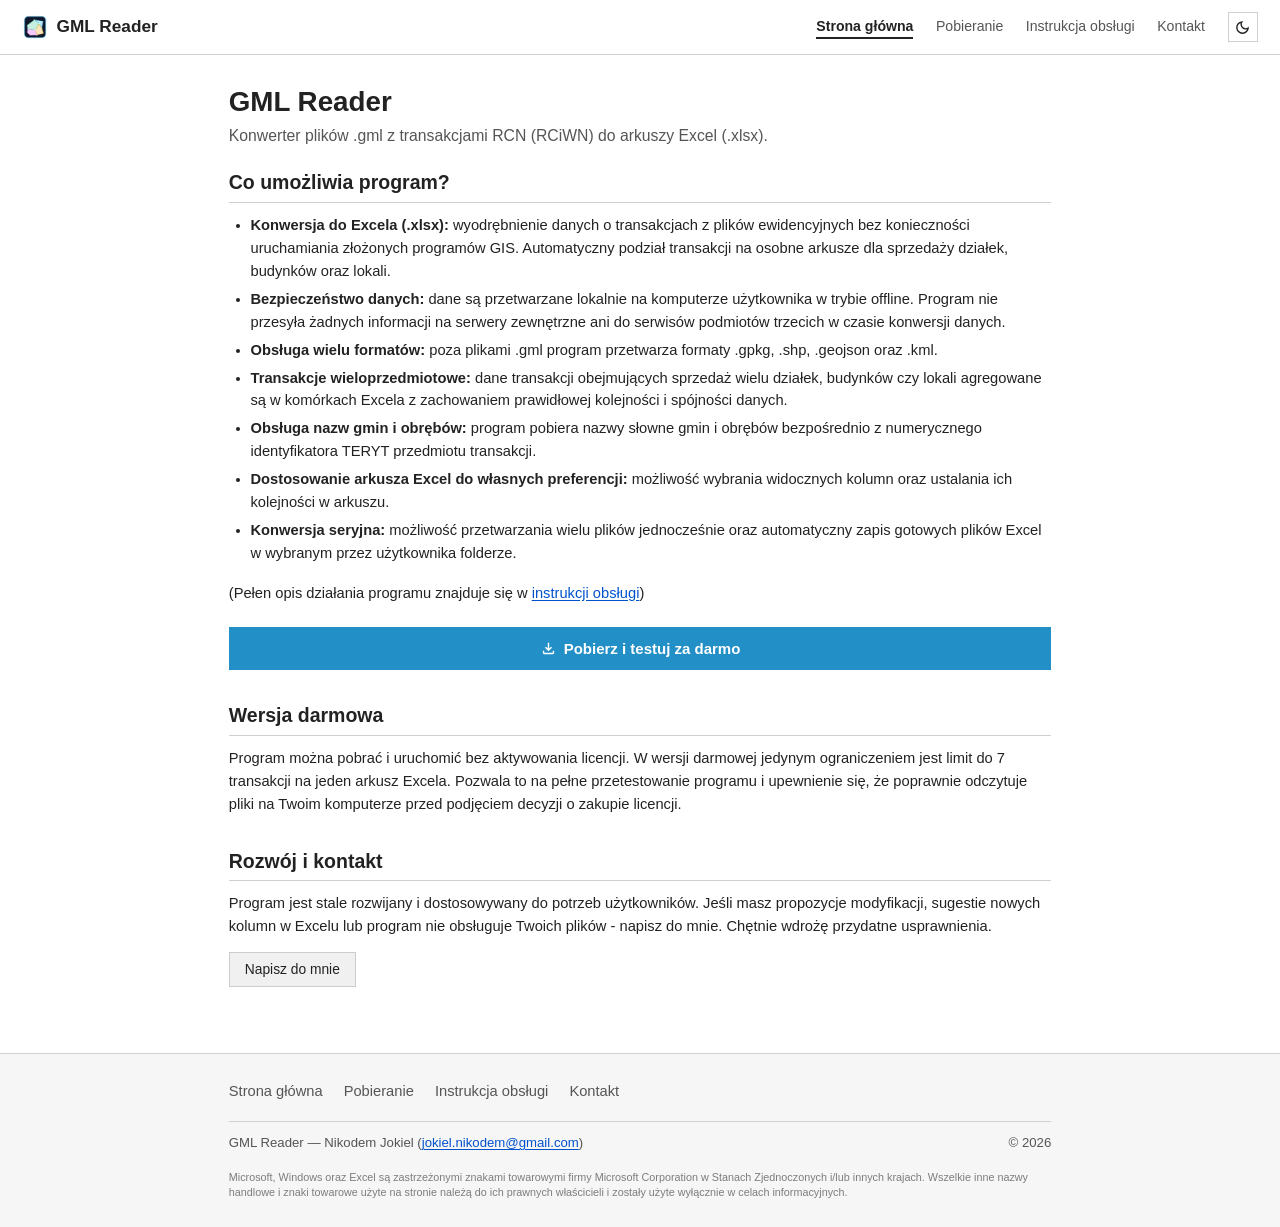
<file: index.html>
<!DOCTYPE html>
<html lang="pl">

<head>
  <meta charset="UTF-8">
  <meta name="viewport" content="width=device-width, initial-scale=1.0">
  <title>GML Reader — Konwerter transakcji RCN do Excela</title>
  <meta name="description" content="GML Reader - prosty program do konwersji plików .gml, .gpkg z transakcjami RCN (RCiWN) do arkuszy Excel. Bezpieczne przetwarzanie danych lokalnie offline.">
  <meta name="robots" content="index, follow">
  <link rel="canonical" href="https://gml-reader.pages.dev/">
  <link rel="icon" type="image/png" href="assets/icon.png">
  <link rel="stylesheet" href="css/style.css">
  <meta property="og:site_name" content="GML Reader">
  <meta property="og:type" content="website">
  <meta property="og:title" content="GML Reader — Konwerter transakcji RCN do Excela">
  <meta property="og:description" content="GML Reader - prosty program do konwersji plików .gml, .gpkg z transakcjami RCN (RCiWN) do arkuszy Excel. Bezpieczne przetwarzanie danych lokalnie offline.">
  <meta property="og:url" content="https://gml-reader.pages.dev/">
  <meta property="og:image" content="https://gml-reader.pages.dev/assets/icon.png">
  <script type="application/ld+json">
  {
    "@context": "https://schema.org",
    "@graph": [
      {
        "@type": "WebSite",
        "name": "GML Reader",
        "alternateName": ["GMLReader", "GML Reader RCN"],
        "url": "https://gml-reader.pages.dev/"
      },
      {
        "@type": "SoftwareApplication",
        "name": "GML Reader",
        "operatingSystem": "Windows 10, Windows 11",
        "applicationCategory": "BusinessApplication",
        "softwareVersion": "2.1",
        "description": "GML Reader - prosty program do konwersji plików .gml, .gpkg z transakcjami RCN (RCiWN) do arkuszy Excel. Bezpieczne przetwarzanie danych lokalnie offline.",
        "url": "https://gml-reader.pages.dev/",
        "downloadUrl": "https://pub-28962a1361b4497c9d3aa641075ce219.r2.dev/GML_Reader_Setup_v2.1.exe",
        "offers": {
          "@type": "Offer",
          "price": "0",
          "priceCurrency": "PLN",
          "description": "Darmowa wersja testowa (do 7 transakcji na arkusz)"
        },
        "author": {
          "@type": "Person",
          "name": "Nikodem Jokiel",
          "email": "jokiel.nikodem@gmail.com"
        }
      }
    ]
  }
  </script>
</head>

<body>
  <header class="site-header">
    <div class="header-inner">
      <a href="index.html" class="brand">
        <img src="assets/icon.png" alt="GML Reader" class="brand-icon" width="24" height="24">
        <span>GML Reader</span>
      </a>
      <ul class="nav-links" id="nav-links">
        <li><a href="index.html" class="nav-link active">Strona główna</a></li>
        <li><a href="download.html" class="nav-link">Pobieranie</a></li>
        <li><a href="user-manual.html" class="nav-link">Instrukcja obsługi</a></li>
        <li><a href="contact.html" class="nav-link">Kontakt</a></li>
        <li><button class="theme-btn" id="theme-toggle" aria-label="Zmień motyw" title="Zmień motyw"></button></li>
      </ul>
      <button class="mobile-toggle" id="mobile-toggle" aria-label="Menu nawigacji" title="Menu">
        <svg viewBox="0 0 24 24" fill="currentColor">
          <path d="M3,18V16H21v2H3Zm0-5V11H21v2H3ZM3,8V6H21V8H3Z" />
        </svg>
      </button>
    </div>
  </header>

  <main>
    <div class="container">
      <div class="page-header">
        <h1 class="page-title">GML Reader</h1>
        <p class="page-lead">Konwerter plików .gml z transakcjami RCN (RCiWN) do arkuszy Excel (.xlsx).</p>
      </div>

      <h2>Co umożliwia program?</h2>
      <ul>
        <li><strong>Konwersja do Excela (.xlsx):</strong> wyodrębnienie danych o transakcjach z plików ewidencyjnych bez
          konieczności uruchamiania złożonych programów GIS. Automatyczny podział transakcji na osobne arkusze dla
          sprzedaży działek, budynków oraz lokali.</li>
        <li><strong>Bezpieczeństwo danych:</strong> dane są przetwarzane lokalnie na komputerze użytkownika w trybie
          offline. Program nie przesyła żadnych informacji na serwery zewnętrzne ani do serwisów podmiotów trzecich w
          czasie konwersji danych.</li>
        <li><strong>Obsługa wielu formatów:</strong> poza plikami .gml program przetwarza formaty .gpkg, .shp, .geojson
          oraz .kml.</li>
        <li><strong>Transakcje wieloprzedmiotowe:</strong> dane transakcji obejmujących sprzedaż wielu działek, budynków
          czy lokali agregowane są w komórkach Excela z zachowaniem prawidłowej kolejności i spójności danych.</li>
        <li><strong>Obsługa nazw gmin i obrębów:</strong> program pobiera nazwy słowne gmin i obrębów bezpośrednio z
          numerycznego identyfikatora TERYT przedmiotu transakcji.</li>
        <li><strong>Dostosowanie arkusza Excel do własnych preferencji:</strong> możliwość wybrania widocznych kolumn
          oraz ustalania ich kolejności w arkuszu.</li>
        <li><strong>Konwersja seryjna:</strong> możliwość przetwarzania wielu plików jednocześnie oraz automatyczny
          zapis gotowych plików Excel w wybranym przez użytkownika folderze.</li>
      </ul>
      <p>(Pełen opis działania programu znajduje się w <a href="user-manual.html">instrukcji obsługi</a>)</p>

      <div class="btn-full-container">
        <a href="download.html" class="btn btn-primary btn-fullwidth btn-lg">
          <svg viewBox="0 0 24 24" fill="currentColor">
            <path
              d="M12,16L7,11L8.4,9.55l2.6,2.6V4h2v8.15l2.6-2.6L17,11l-5,5ZM6,20q-0.82,0-1.41-0.59T4,18V15H6v3H18V15h2v3q0,0.82-0.59,1.41T18,20H6Z" />
          </svg>
          <span>Pobierz i testuj za darmo</span>
        </a>
      </div>

      <h2>Wersja darmowa</h2>
      <p>Program można pobrać i uruchomić bez aktywowania licencji. W wersji darmowej jedynym ograniczeniem jest limit
        do 7 transakcji na jeden arkusz Excela. Pozwala to na pełne przetestowanie programu i upewnienie się, że
        poprawnie odczytuje pliki na Twoim komputerze przed podjęciem decyzji o zakupie licencji.</p>

      <h2>Rozwój i kontakt</h2>
      <p>Program jest stale rozwijany i dostosowywany do potrzeb użytkowników. Jeśli masz propozycje modyfikacji,
        sugestie nowych kolumn w Excelu lub program nie obsługuje Twoich plików - napisz do mnie. Chętnie wdrożę
        przydatne usprawnienia.</p>

      <div class="btn-left btn-contact-action">
        <a href="contact.html" class="btn">Napisz do mnie</a>
      </div>
    </div>
  </main>

  <footer class="site-footer">
    <div class="container footer-inner">
      <ul class="footer-nav">
        <li><a href="index.html">Strona główna</a></li>
        <li><a href="download.html">Pobieranie</a></li>
        <li><a href="user-manual.html">Instrukcja obsługi</a></li>
        <li><a href="contact.html">Kontakt</a></li>
      </ul>
      <div class="footer-info">
        <div>GML Reader — Nikodem Jokiel (<a href="mailto:jokiel.nikodem@gmail.com">jokiel.nikodem@gmail.com</a>)</div>
        <div>© 2026</div>
      </div>
      <div class="footer-trademark">Microsoft, Windows oraz Excel są zastrzeżonymi znakami towarowymi firmy Microsoft
        Corporation w Stanach Zjednoczonych i/lub innych krajach. Wszelkie inne nazwy handlowe i znaki towarowe użyte na
        stronie należą do ich prawnych właścicieli i zostały użyte wyłącznie w celach informacyjnych.</div>
    </div>
  </footer>
  <script src="js/main.js"></script>
</body>

</html>
</file>
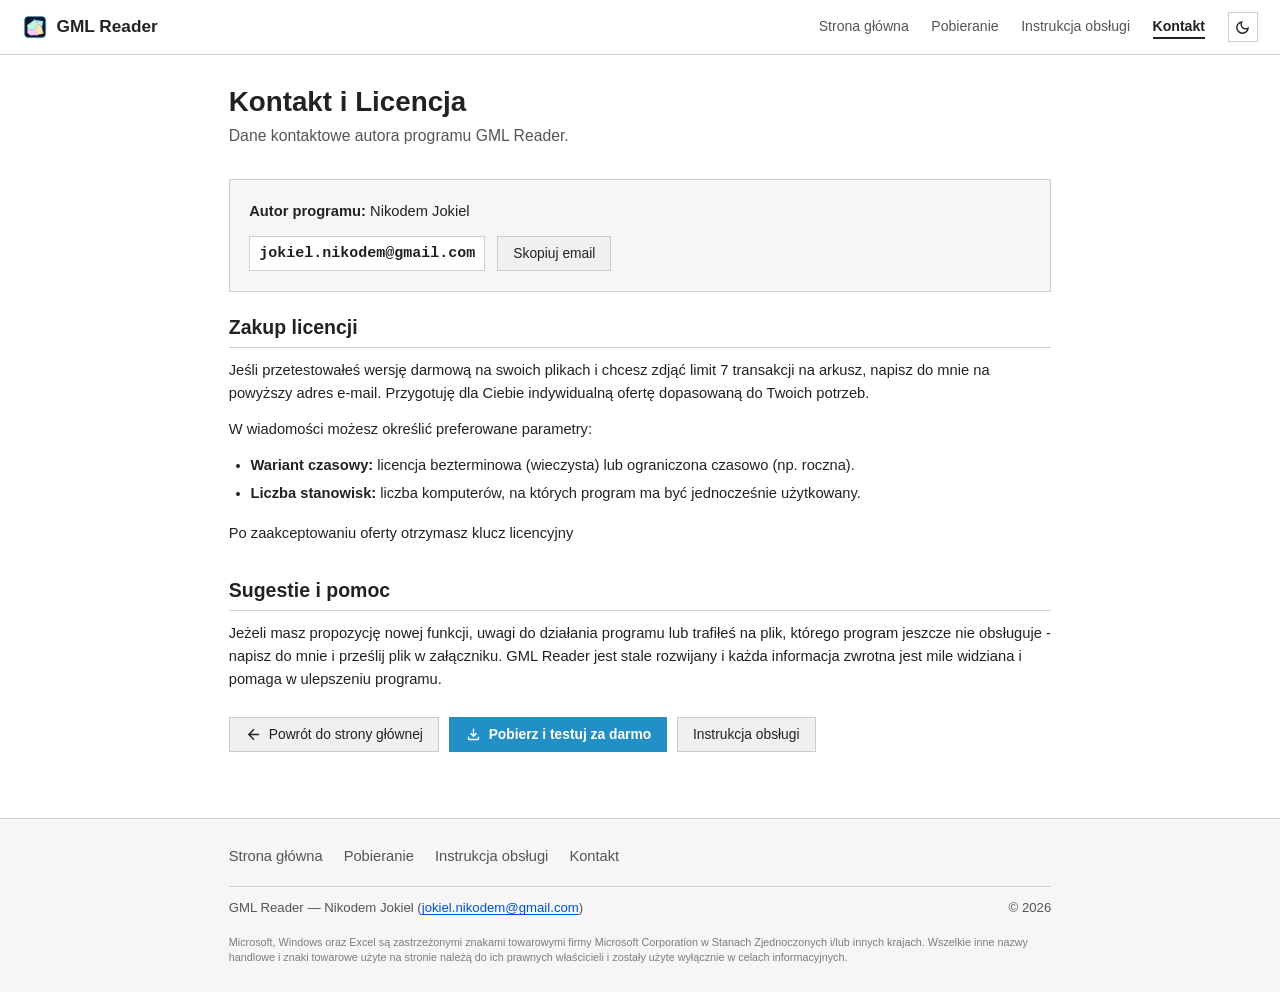
<file: contact.html>
<!DOCTYPE html>
<html lang="pl">

<head>
  <meta charset="UTF-8">
  <meta name="viewport" content="width=device-width, initial-scale=1.0">
  <title>Kontakt i Licencja — GML Reader</title>
  <meta name="description" content="Skontaktuj się z autorem programu GML Reader. Uzyskaj informacje o pełnej licencji komercyjnej, zgłoś propozycje nowych funkcji lub uzyskaj pomoc techniczną.">
  <meta name="robots" content="index, follow">
  <link rel="canonical" href="https://gml-reader.pages.dev/contact.html">
  <link rel="icon" type="image/png" href="assets/icon.png">
  <link rel="stylesheet" href="css/style.css">
  <meta property="og:site_name" content="GML Reader">
  <meta property="og:type" content="website">
  <meta property="og:title" content="Kontakt i Licencja — GML Reader">
  <meta property="og:description" content="Skontaktuj się z autorem programu GML Reader. Uzyskaj informacje o pełnej licencji komercyjnej, zgłoś propozycje nowych funkcji lub uzyskaj pomoc techniczną.">
  <meta property="og:url" content="https://gml-reader.pages.dev/contact.html">
  <meta property="og:image" content="https://gml-reader.pages.dev/assets/icon.png">
  <script type="application/ld+json">
  {
    "@context": "https://schema.org",
    "@type": "BreadcrumbList",
    "itemListElement": [
      {
        "@type": "ListItem",
        "position": 1,
        "name": "Strona główna",
        "item": "https://gml-reader.pages.dev/"
      },
      {
        "@type": "ListItem",
        "position": 2,
        "name": "Kontakt",
        "item": "https://gml-reader.pages.dev/contact.html"
      }
    ]
  }
  </script>
</head>

<body>
  <header class="site-header">
    <div class="header-inner">
      <a href="index.html" class="brand">
        <img src="assets/icon.png" alt="GML Reader" class="brand-icon" width="24" height="24">
        <span>GML Reader</span>
      </a>
      <ul class="nav-links" id="nav-links">
        <li><a href="index.html" class="nav-link">Strona główna</a></li>
        <li><a href="download.html" class="nav-link">Pobieranie</a></li>
        <li><a href="user-manual.html" class="nav-link">Instrukcja obsługi</a></li>
        <li><a href="contact.html" class="nav-link active">Kontakt</a></li>
        <li><button class="theme-btn" id="theme-toggle" aria-label="Zmień motyw" title="Zmień motyw"></button></li>
      </ul>
      <button class="mobile-toggle" id="mobile-toggle" aria-label="Menu nawigacji" title="Menu">
        <svg viewBox="0 0 24 24" fill="currentColor">
          <path d="M3,18V16H21v2H3Zm0-5V11H21v2H3ZM3,8V6H21V8H3Z" />
        </svg>
      </button>
    </div>
  </header>

  <main>
    <div class="container">
      <div class="page-header">
        <h1 class="page-title">Kontakt i Licencja</h1>
        <p class="page-lead">Dane kontaktowe autora programu GML Reader.</p>
      </div>

      <div class="contact-box">
        <p><strong>Autor programu:</strong> Nikodem Jokiel</p>
        <div class="contact-row">
          <span class="email-text">jokiel.nikodem@gmail.com</span>
          <button class="btn" id="copy-email-btn" data-email="jokiel.nikodem@gmail.com">Skopiuj email</button>
          <span class="copy-msg" id="copy-msg">Skopiowano do schowka.</span>
        </div>
      </div>

      <h2>Zakup licencji</h2>
      <p>Jeśli przetestowałeś wersję darmową na swoich plikach i chcesz zdjąć limit 7 transakcji na arkusz, napisz do
        mnie na powyższy adres e-mail. Przygotuję dla Ciebie indywidualną ofertę dopasowaną do Twoich potrzeb.</p>
      <p>W wiadomości możesz określić preferowane parametry:</p>
      <ul>
        <li><strong>Wariant czasowy:</strong> licencja bezterminowa (wieczysta) lub ograniczona czasowo (np. roczna).
        </li>
        <li><strong>Liczba stanowisk:</strong> liczba komputerów, na których program ma być jednocześnie użytkowany.
        </li>
      </ul>
      <p>Po zaakceptowaniu oferty otrzymasz klucz licencyjny</p>

      <h2>Sugestie i pomoc</h2>
      <p>Jeżeli masz propozycję nowej funkcji, uwagi do działania programu lub trafiłeś na plik, którego program jeszcze
        nie obsługuje - napisz do mnie i prześlij plik w załączniku. GML Reader jest stale rozwijany i każda informacja
        zwrotna jest mile widziana i pomaga w ulepszeniu programu.</p>

      <div class="btn-group" style="margin-top: 1.75rem;">
        <a href="index.html" class="btn">
          <svg viewBox="0 0 24 24" fill="currentColor">
            <path d="M7.83,13l5.6,5.6L12,20L4,12l8-8l1.43,1.4L7.83,11H20v2H7.83Z" />
          </svg>
          <span>Powrót do strony głównej</span>
        </a>
        <a href="download.html" class="btn btn-primary">
          <svg viewBox="0 0 24 24" fill="currentColor">
            <path
              d="M12,16L7,11L8.4,9.55l2.6,2.6V4h2v8.15l2.6-2.6L17,11l-5,5ZM6,20q-0.82,0-1.41-0.59T4,18V15H6v3H18V15h2v3q0,0.82-0.59,1.41T18,20H6Z" />
          </svg>
          <span>Pobierz i testuj za darmo</span>
        </a>
        <a href="user-manual.html" class="btn">Instrukcja obsługi</a>
      </div>
    </div>
  </main>

  <footer class="site-footer">
    <div class="container footer-inner">
      <ul class="footer-nav">
        <li><a href="index.html">Strona główna</a></li>
        <li><a href="download.html">Pobieranie</a></li>
        <li><a href="user-manual.html">Instrukcja obsługi</a></li>
        <li><a href="contact.html">Kontakt</a></li>
      </ul>
      <div class="footer-info">
        <div>GML Reader — Nikodem Jokiel (<a href="mailto:jokiel.nikodem@gmail.com">jokiel.nikodem@gmail.com</a>)</div>
        <div>© 2026</div>
      </div>
      <div class="footer-trademark">Microsoft, Windows oraz Excel są zastrzeżonymi znakami towarowymi firmy Microsoft
        Corporation w Stanach Zjednoczonych i/lub innych krajach. Wszelkie inne nazwy handlowe i znaki towarowe użyte na
        stronie należą do ich prawnych właścicieli i zostały użyte wyłącznie w celach informacyjnych.</div>
    </div>
  </footer>
  <script src="js/main.js"></script>
</body>

</html>
</file>
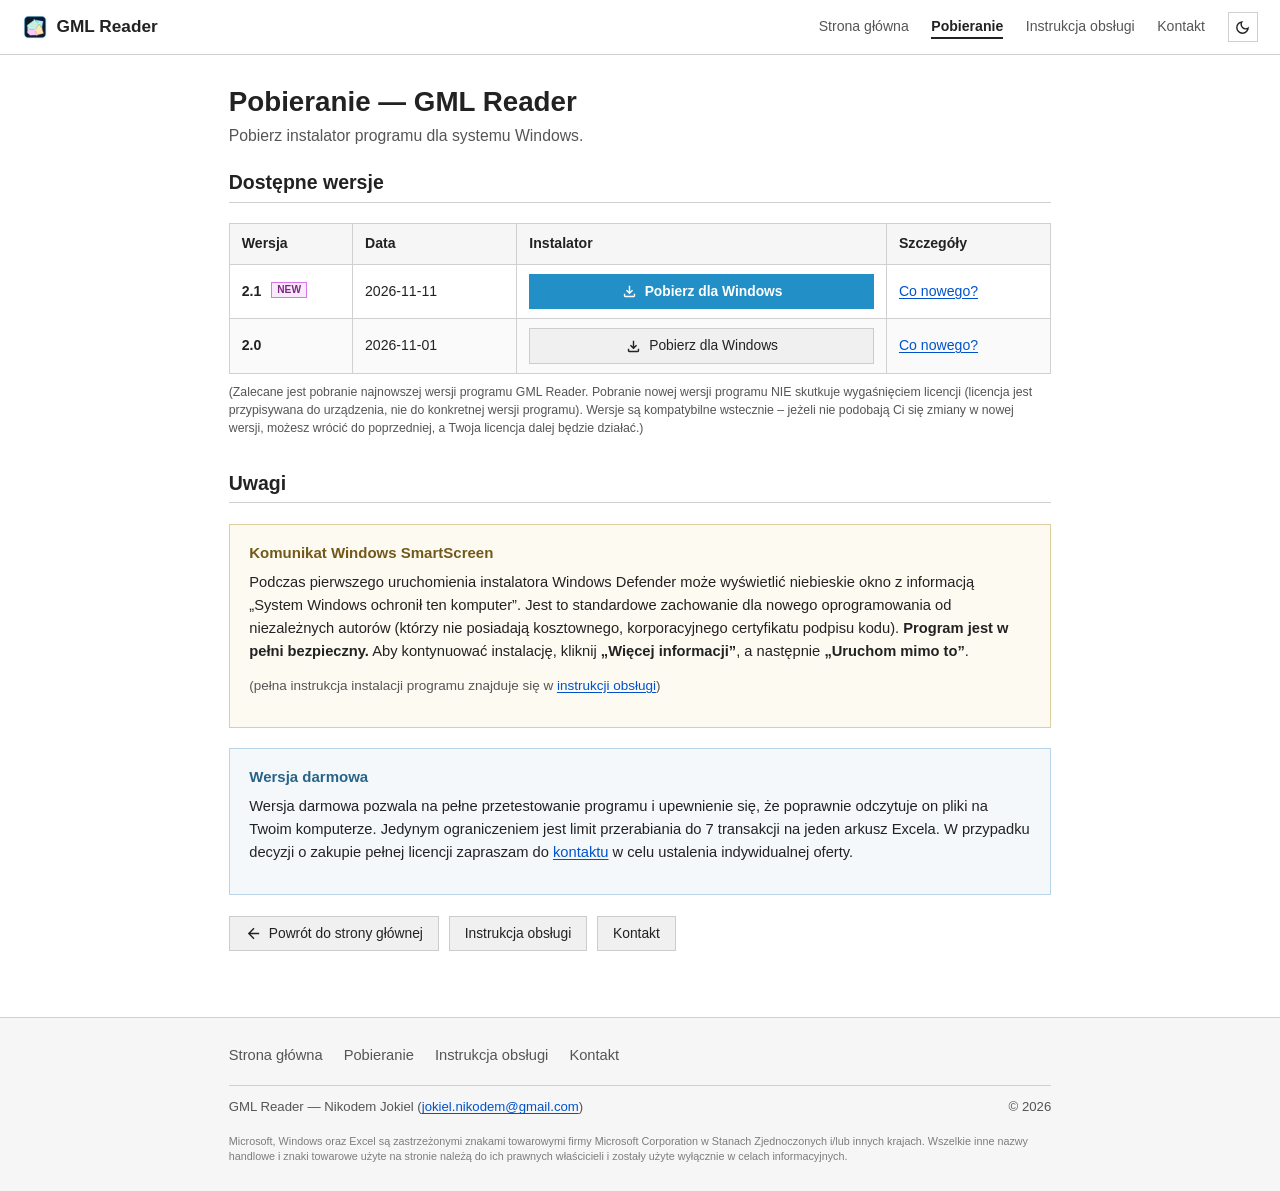
<file: download.html>
<!DOCTYPE html>
<html lang="pl">

<head>
  <meta charset="UTF-8">
  <meta name="viewport" content="width=device-width, initial-scale=1.0">
  <title>Pobieranie — GML Reader</title>
  <meta name="description" content="Pobierz instalator programu GML Reader dla systemu Windows. Przetestuj bezpłatnie konwersję plików GML, GPKG i SHP z transakcjami RCN do Excela.">
  <meta name="robots" content="index, follow">
  <link rel="canonical" href="https://gml-reader.pages.dev/download.html">
  <link rel="icon" type="image/png" href="assets/icon.png">
  <link rel="stylesheet" href="css/style.css">
  <meta property="og:site_name" content="GML Reader">
  <meta property="og:type" content="website">
  <meta property="og:title" content="Pobieranie — GML Reader">
  <meta property="og:description" content="Pobierz instalator programu GML Reader dla systemu Windows. Przetestuj bezpłatnie konwersję plików GML, GPKG i SHP z transakcjami RCN do Excela.">
  <meta property="og:url" content="https://gml-reader.pages.dev/download.html">
  <meta property="og:image" content="https://gml-reader.pages.dev/assets/icon.png">
  <script type="application/ld+json">
  {
    "@context": "https://schema.org",
    "@graph": [
      {
        "@type": "BreadcrumbList",
        "itemListElement": [
          {
            "@type": "ListItem",
            "position": 1,
            "name": "Strona główna",
            "item": "https://gml-reader.pages.dev/"
          },
          {
            "@type": "ListItem",
            "position": 2,
            "name": "Pobieranie",
            "item": "https://gml-reader.pages.dev/download.html"
          }
        ]
      },
      {
        "@type": "SoftwareApplication",
        "name": "GML Reader",
        "operatingSystem": "Windows 10, Windows 11",
        "applicationCategory": "BusinessApplication",
        "softwareVersion": "2.1",
        "url": "https://gml-reader.pages.dev/download.html",
        "downloadUrl": "https://pub-28962a1361b4497c9d3aa641075ce219.r2.dev/GML_Reader_Setup_v2.1.exe",
        "offers": {
          "@type": "Offer",
          "price": "0",
          "priceCurrency": "PLN",
          "description": "Darmowa wersja testowa (do 7 transakcji na arkusz)"
        }
      }
    ]
  }
  </script>
</head>

<body>
  <header class="site-header">
    <div class="header-inner">
      <a href="index.html" class="brand">
        <img src="assets/icon.png" alt="GML Reader" class="brand-icon" width="24" height="24">
        <span>GML Reader</span>
      </a>
      <ul class="nav-links" id="nav-links">
        <li><a href="index.html" class="nav-link">Strona główna</a></li>
        <li><a href="download.html" class="nav-link active">Pobieranie</a></li>
        <li><a href="user-manual.html" class="nav-link">Instrukcja obsługi</a></li>
        <li><a href="contact.html" class="nav-link">Kontakt</a></li>
        <li><button class="theme-btn" id="theme-toggle" aria-label="Zmień motyw" title="Zmień motyw"></button></li>
      </ul>
      <button class="mobile-toggle" id="mobile-toggle" aria-label="Menu nawigacji" title="Menu">
        <svg viewBox="0 0 24 24" fill="currentColor">
          <path d="M3,18V16H21v2H3Zm0-5V11H21v2H3ZM3,8V6H21V8H3Z" />
        </svg>
      </button>
    </div>
  </header>

  <main>
    <div class="container">
      <div class="page-header">
        <h1 class="page-title">Pobieranie — GML Reader</h1>
        <p class="page-lead">Pobierz instalator programu dla systemu Windows.</p>
      </div>

      <h2>Dostępne wersje</h2>
      <table class="version-table">
        <thead>
          <tr>
            <th style="width: 15%;">Wersja</th>
            <th style="width: 20%;">Data</th>
            <th style="width: 45%;">Instalator</th>
            <th style="width: 20%;">Szczegóły</th>
          </tr>
        </thead>
        <tbody>
          <tr>
            <td>
              <strong>2.1</strong>
              <span class="badge-new">new</span>
            </td>
            <td>2026-11-11</td>
            <td>
              <a href="https://pub-28962a1361b4497c9d3aa641075ce219.r2.dev/GML_Reader_Setup_v2.1.exe" class="btn btn-primary btn-fullwidth"
                download>
                <svg viewBox="0 0 24 24" fill="currentColor">
                  <path
                    d="M12,16L7,11L8.4,9.55l2.6,2.6V4h2v8.15l2.6-2.6L17,11l-5,5ZM6,20q-0.82,0-1.41-0.59T4,18V15H6v3H18V15h2v3q0,0.82-0.59,1.41T18,20H6Z" />
                </svg>
                <span>Pobierz dla Windows</span>
              </a>
            </td>
            <td>
              <a href="versions/2.1.html">Co nowego?</a>
            </td>
          </tr>
          <tr>
            <td>
              <strong>2.0</strong>
            </td>
            <td>2026-11-01</td>
            <td>
              <a href="https://pub-28962a1361b4497c9d3aa641075ce219.r2.dev/GML_Reader_Setup_v2.0.exe" class="btn btn-fullwidth"
                download>
                <svg viewBox="0 0 24 24" fill="currentColor">
                  <path
                    d="M12,16L7,11L8.4,9.55l2.6,2.6V4h2v8.15l2.6-2.6L17,11l-5,5ZM6,20q-0.82,0-1.41-0.59T4,18V15H6v3H18V15h2v3q0,0.82-0.59,1.41T18,20H6Z" />
                </svg>
                <span>Pobierz dla Windows</span>
              </a>
            </td>
            <td>
              <a href="versions/2.0.html">Co nowego?</a>
            </td>
          </tr>
        </tbody>
      </table>
      <p class="version-note">(Zalecane jest pobranie najnowszej wersji programu GML Reader. Pobranie nowej wersji programu NIE skutkuje wygaśnięciem licencji (licencja jest przypisywana do urządzenia, nie do konkretnej wersji programu). Wersje są kompatybilne wstecznie – jeżeli nie podobają Ci się zmiany w nowej wersji, możesz wrócić do poprzedniej, a Twoja licencja dalej będzie działać.)</p>

      <h2>Uwagi</h2>
      <div class="panel-warn">
        <span class="panel-warn-title">Komunikat Windows SmartScreen</span>
        <p>Podczas pierwszego uruchomienia instalatora Windows Defender może wyświetlić niebieskie okno z informacją
          „System Windows ochronił ten komputer”. Jest to standardowe zachowanie dla nowego oprogramowania od
          niezależnych autorów (którzy nie posiadają kosztownego, korporacyjnego certyfikatu podpisu kodu).
          <strong>Program jest w pełni bezpieczny.</strong> Aby kontynuować instalację, kliknij <strong>„Więcej
            informacji”</strong>, a następnie <strong>„Uruchom mimo to”</strong>.
        </p>
        <p style="margin-top: 0.5rem; font-size: 0.9em; color: var(--text-muted);">(pełna instrukcja instalacji programu
          znajduje się w <a href="user-manual.html#pobieranie">instrukcji obsługi</a>)</p>
      </div>

      <div class="panel-info">
        <span class="panel-info-title">Wersja darmowa</span>
        <p>Wersja darmowa pozwala na pełne przetestowanie programu i upewnienie się, że poprawnie odczytuje on pliki na
          Twoim komputerze. Jedynym ograniczeniem jest limit przerabiania do 7 transakcji na jeden arkusz Excela. W
          przypadku decyzji o zakupie pełnej licencji zapraszam do <a href="contact.html">kontaktu</a> w celu ustalenia
          indywidualnej oferty.</p>
      </div>

      <div class="btn-group">
        <a href="index.html" class="btn">
          <svg viewBox="0 0 24 24" fill="currentColor">
            <path d="M7.83,13l5.6,5.6L12,20L4,12l8-8l1.43,1.4L7.83,11H20v2H7.83Z" />
          </svg>
          <span>Powrót do strony głównej</span>
        </a>
        <a href="user-manual.html" class="btn">Instrukcja obsługi</a>
        <a href="contact.html" class="btn">Kontakt</a>
      </div>
    </div>
  </main>

  <footer class="site-footer">
    <div class="container footer-inner">
      <ul class="footer-nav">
        <li><a href="index.html">Strona główna</a></li>
        <li><a href="download.html">Pobieranie</a></li>
        <li><a href="user-manual.html">Instrukcja obsługi</a></li>
        <li><a href="contact.html">Kontakt</a></li>
      </ul>
      <div class="footer-info">
        <div>GML Reader — Nikodem Jokiel (<a href="mailto:jokiel.nikodem@gmail.com">jokiel.nikodem@gmail.com</a>)</div>
        <div>© 2026</div>
      </div>
      <div class="footer-trademark">Microsoft, Windows oraz Excel są zastrzeżonymi znakami towarowymi firmy Microsoft
        Corporation w Stanach Zjednoczonych i/lub innych krajach. Wszelkie inne nazwy handlowe i znaki towarowe użyte na
        stronie należą do ich prawnych właścicieli i zostały użyte wyłącznie w celach informacyjnych.</div>
    </div>
  </footer>
  <script src="js/main.js"></script>
</body>

</html>
</file>
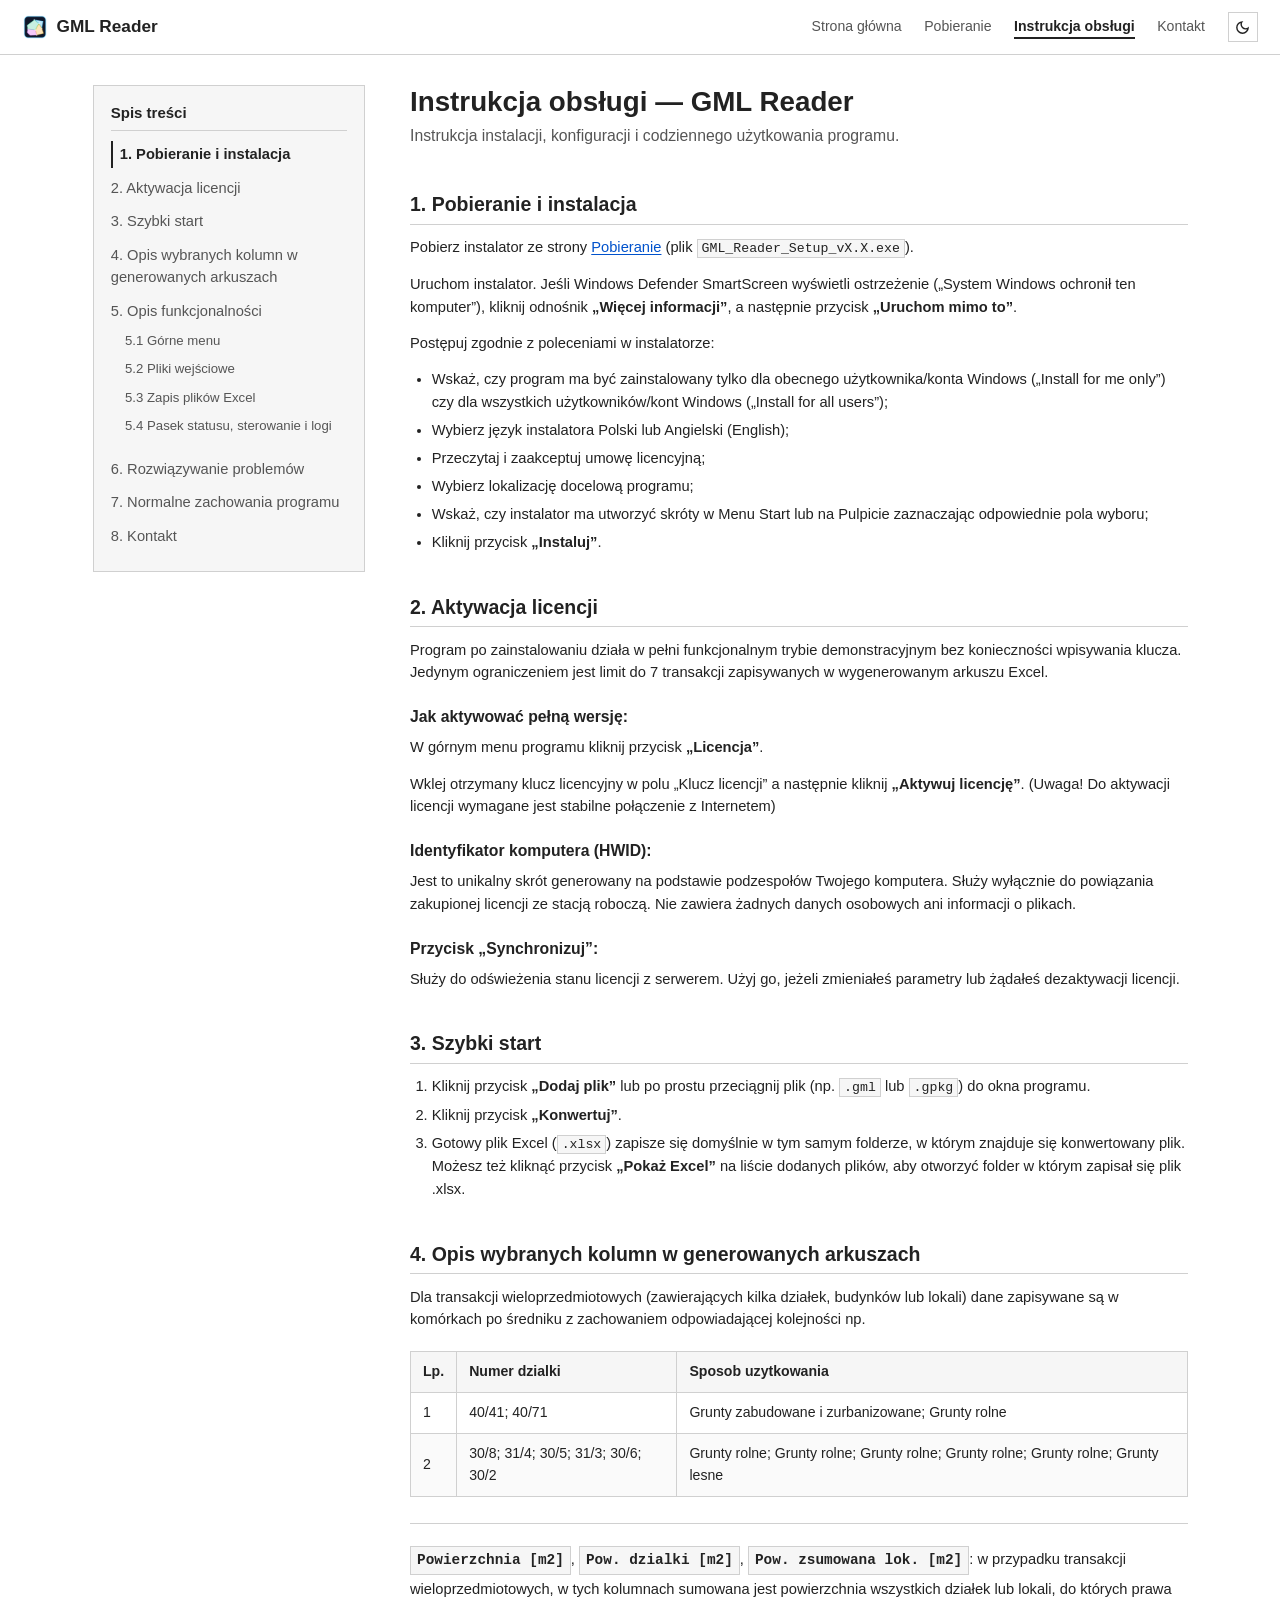
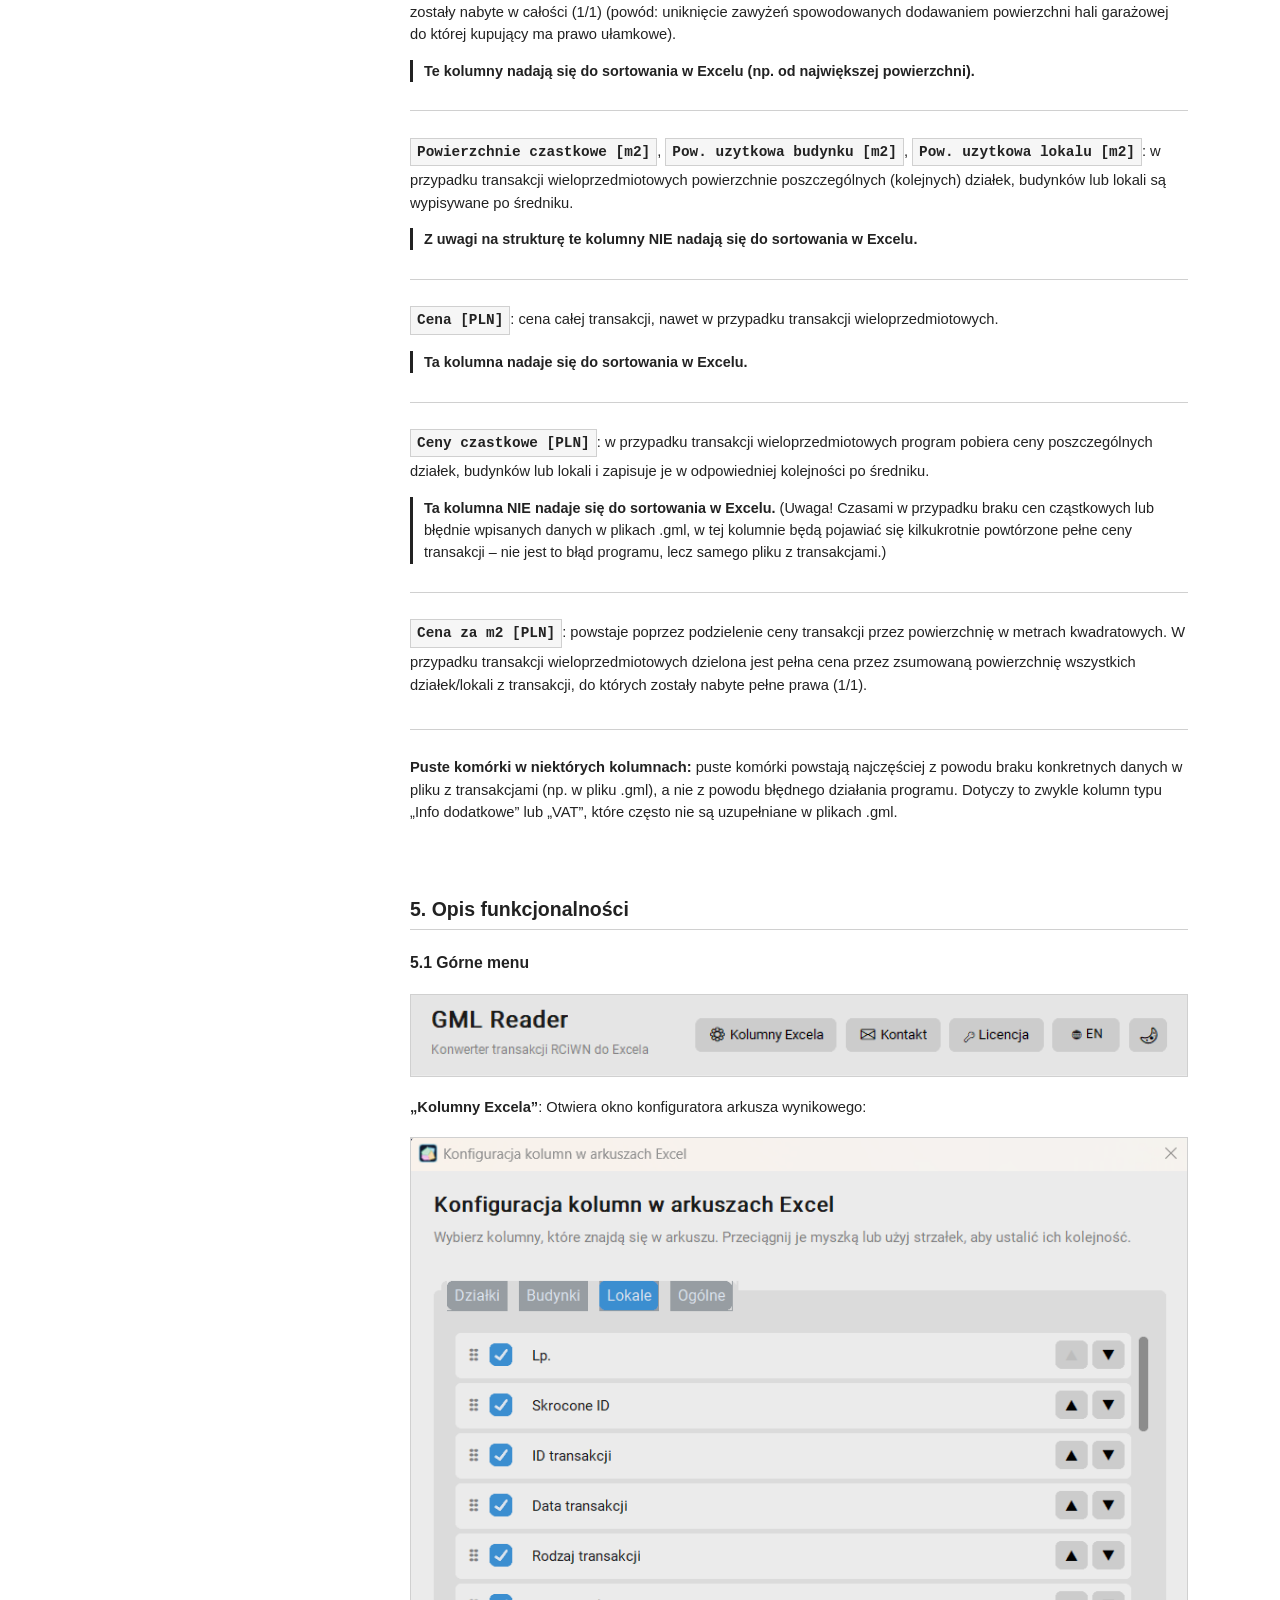
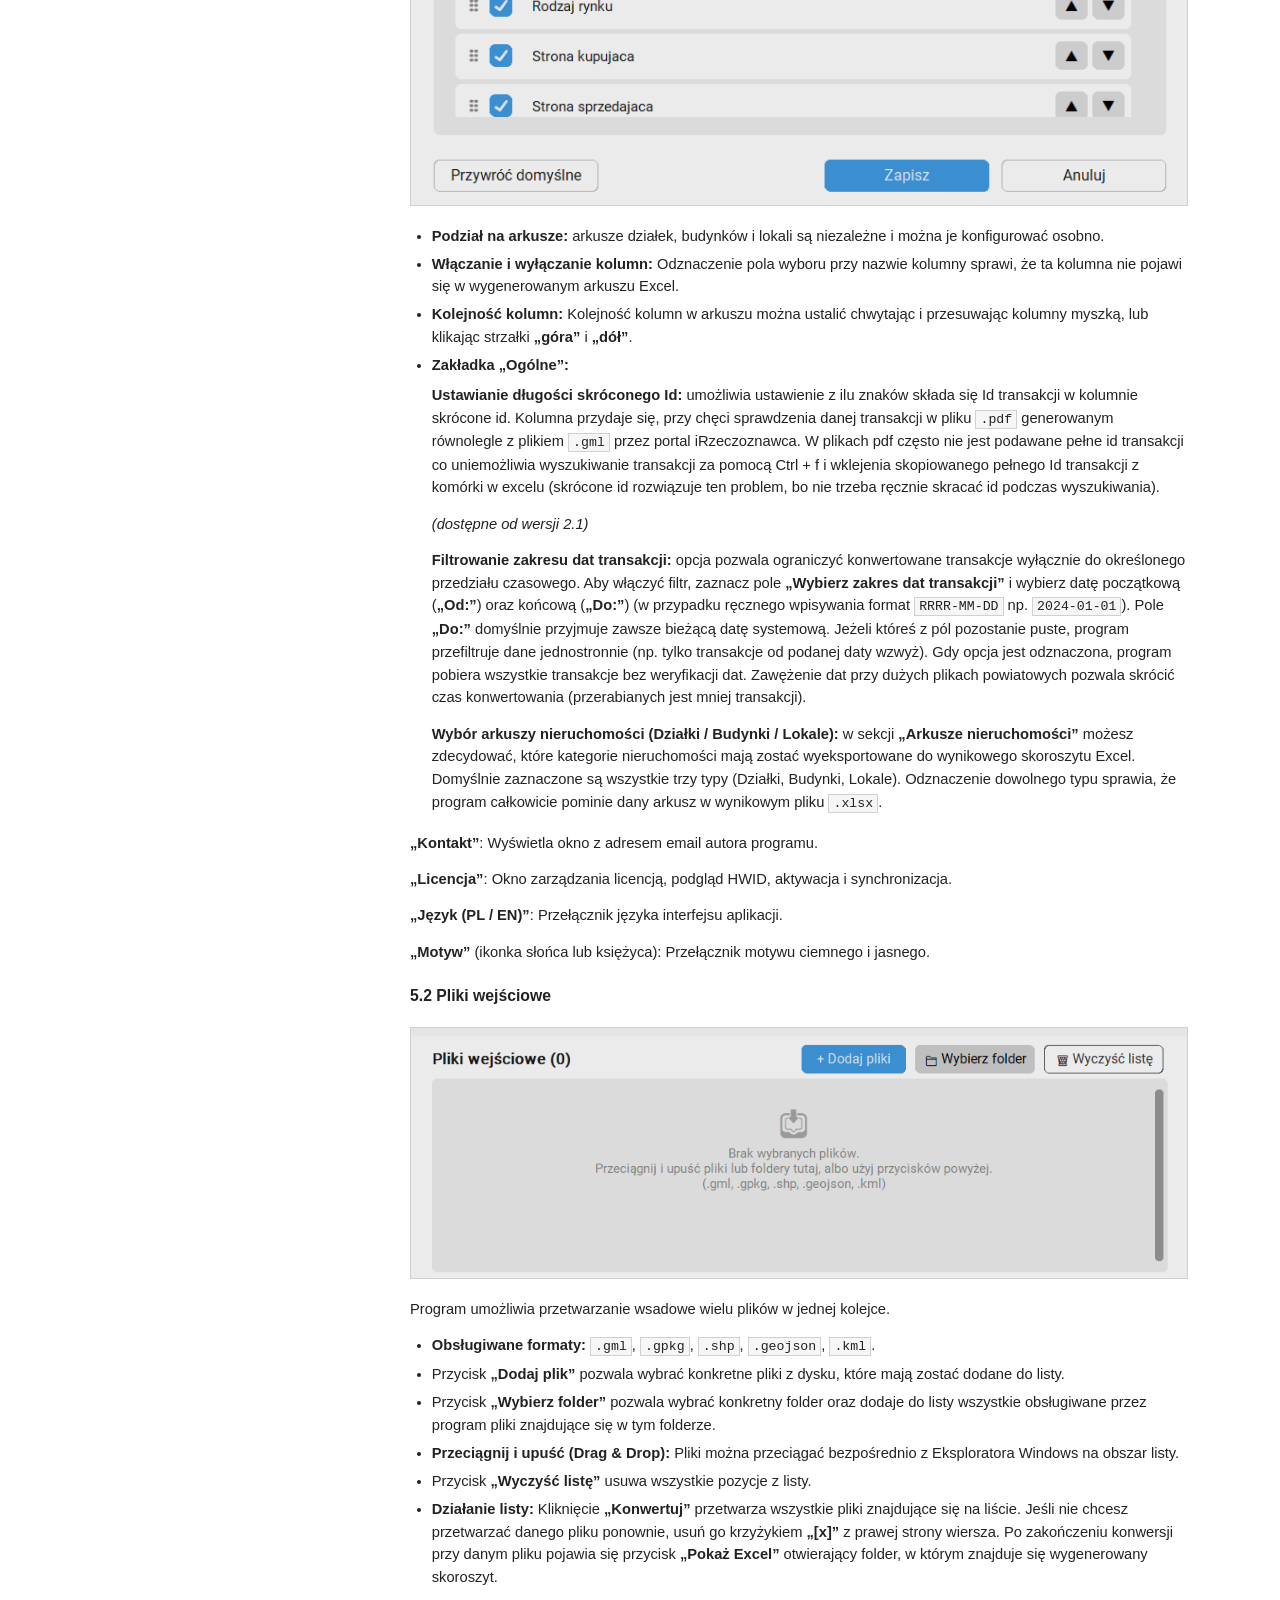
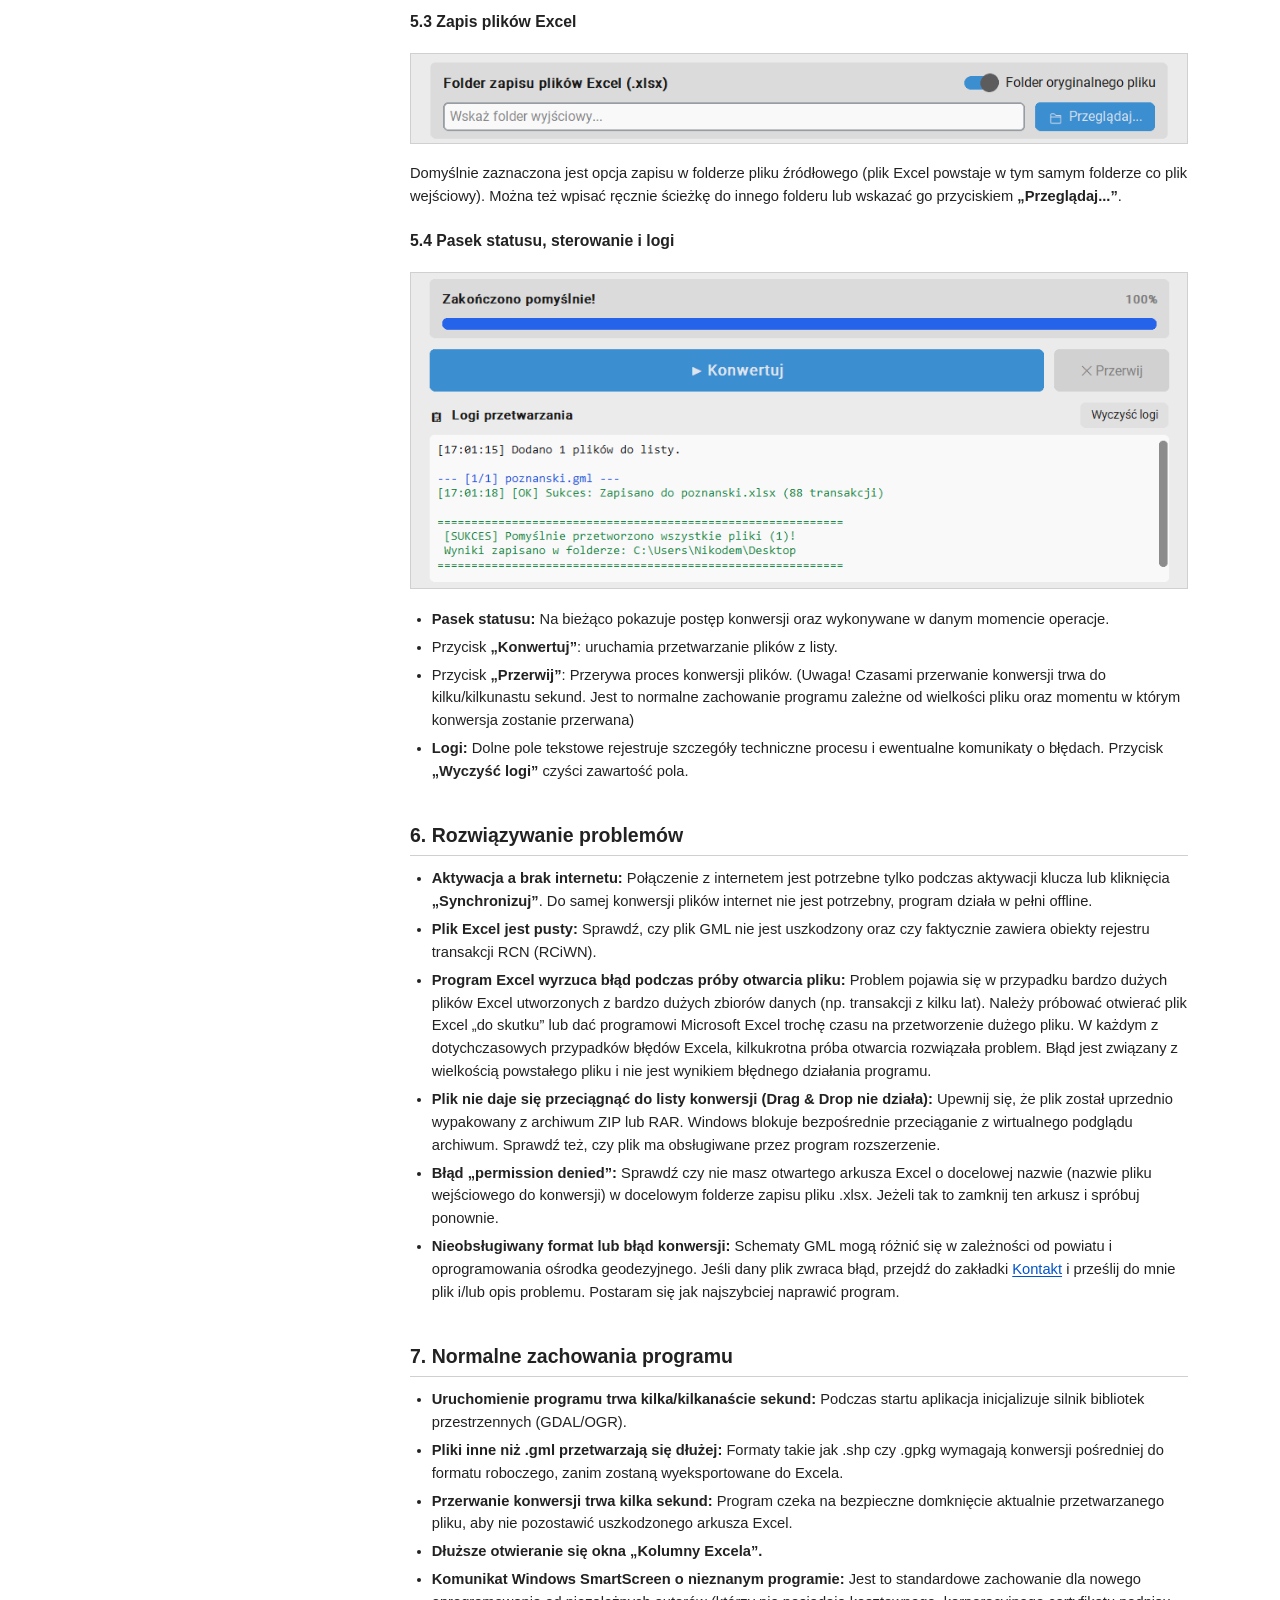
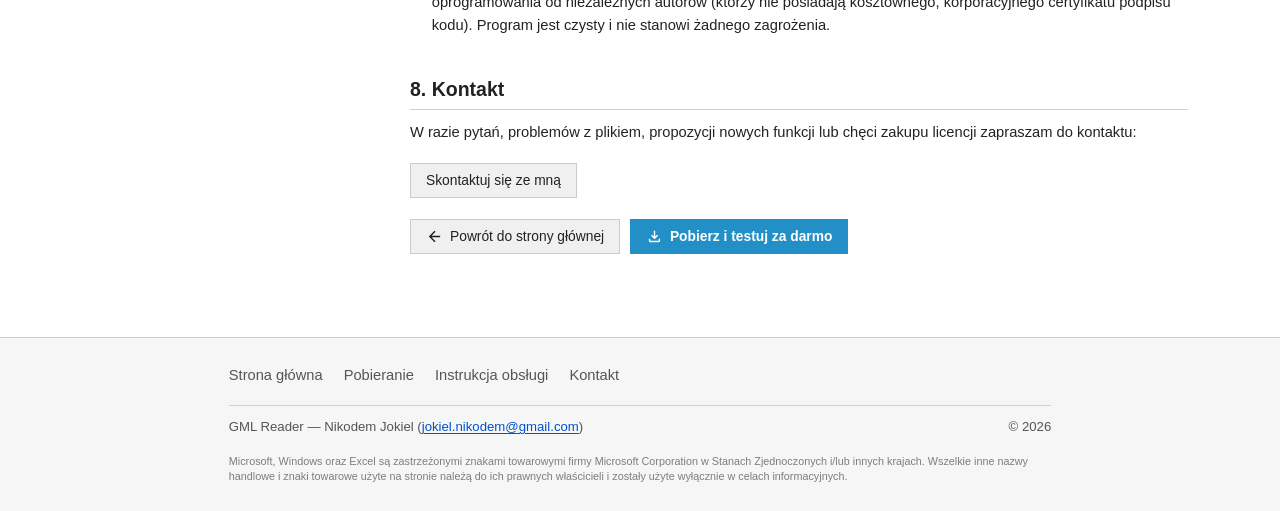
<file: user-manual.html>
<!DOCTYPE html>
<html lang="pl">

<head>
  <meta charset="UTF-8">
  <meta name="viewport" content="width=device-width, initial-scale=1.0">
  <title>Instrukcja obsługi — GML Reader</title>
  <meta name="description" content="Kompleksowa instrukcja obsługi programu GML Reader: instalacja w Windows, konfiguracja kolumn Excela, obsługa transakcji wieloprzedmiotowych i pomoc techniczna.">
  <meta name="robots" content="index, follow">
  <link rel="canonical" href="https://gml-reader.pages.dev/user-manual.html">
  <link rel="icon" type="image/png" href="assets/icon.png">
  <link rel="stylesheet" href="css/style.css">
  <meta property="og:site_name" content="GML Reader">
  <meta property="og:type" content="article">
  <meta property="og:title" content="Instrukcja obsługi — GML Reader">
  <meta property="og:description" content="Kompleksowa instrukcja obsługi programu GML Reader: instalacja w Windows, konfiguracja kolumn Excela, obsługa transakcji wieloprzedmiotowych i pomoc techniczna.">
  <meta property="og:url" content="https://gml-reader.pages.dev/user-manual.html">
  <meta property="og:image" content="https://gml-reader.pages.dev/assets/icon.png">
  <script type="application/ld+json">
  {
    "@context": "https://schema.org",
    "@graph": [
      {
        "@type": "BreadcrumbList",
        "itemListElement": [
          {
            "@type": "ListItem",
            "position": 1,
            "name": "Strona główna",
            "item": "https://gml-reader.pages.dev/"
          },
          {
            "@type": "ListItem",
            "position": 2,
            "name": "Instrukcja obsługi",
            "item": "https://gml-reader.pages.dev/user-manual.html"
          }
        ]
      },
      {
        "@type": "FAQPage",
        "mainEntity": [
          {
            "@type": "Question",
            "name": "Czy do konwersji plików w programie GML Reader potrzebny jest internet?",
            "acceptedAnswer": {
              "@type": "Answer",
              "text": "Połączenie z internetem jest potrzebne tylko podczas jednorazowej aktywacji klucza licencyjnego lub kliknięcia „Synchronizuj”. Do samej konwersji plików internet nie jest potrzebny – program działa w 100% lokalnie i w pełni offline."
            }
          },
          {
            "@type": "Question",
            "name": "Dlaczego wygenerowany plik Excel jest pusty?",
            "acceptedAnswer": {
              "@type": "Answer",
              "text": "Sprawdź, czy plik wejściowy (.gml, .gpkg, .shp) nie jest uszkodzony oraz czy faktycznie zawiera obiekty rejestru transakcji (RCWiN / RCN)."
            }
          },
          {
            "@type": "Question",
            "name": "Co zrobić, gdy program Excel wyświetla błąd podczas próby otwarcia wygenerowanego pliku?",
            "acceptedAnswer": {
              "@type": "Answer",
              "text": "Problem ten pojawia się niekiedy w przypadku bardzo dużych plików utworzonych z wielkich zbiorów danych (np. transakcji z kilku lat). Należy ponowić próbę otwarcia lub dać aplikacji Microsoft Excel chwilę na przetworzenie skoroszytu."
            }
          },
          {
            "@type": "Question",
            "name": "Dlaczego plik nie daje się przeciągnąć do listy konwersji (Drag & Drop nie działa)?",
            "acceptedAnswer": {
              "@type": "Answer",
              "text": "Upewnij się, że plik został uprzednio wypakowany z archiwum ZIP lub RAR. System Windows blokuje bezpośrednie przeciąganie plików z wirtualnego podglądu archiwum."
            }
          },
          {
            "@type": "Question",
            "name": "Dlaczego podczas instalacji Windows Defender SmartScreen wyświetla ostrzeżenie?",
            "acceptedAnswer": {
              "@type": "Answer",
              "text": "Jest to standardowe zachowanie dla nowego oprogramowania od niezależnych autorów, którzy nie posiadają kosztownego korporacyjnego certyfikatu podpisu kodu. Program jest bezpieczny i czysty. Aby kontynuować instalację, kliknij „Więcej informacji”, a następnie „Uruchom mimo to”."
            }
          }
        ]
      }
    ]
  }
  </script>
</head>

<body>
  <header class="site-header">
    <div class="header-inner">
      <a href="index.html" class="brand">
        <img src="assets/icon.png" alt="GML Reader" class="brand-icon" width="24" height="24">
        <span>GML Reader</span>
      </a>
      <ul class="nav-links" id="nav-links">
        <li><a href="index.html" class="nav-link">Strona główna</a></li>
        <li><a href="download.html" class="nav-link">Pobieranie</a></li>
        <li><a href="user-manual.html" class="nav-link active">Instrukcja obsługi</a></li>
        <li><a href="contact.html" class="nav-link">Kontakt</a></li>
        <li><button class="theme-btn" id="theme-toggle" aria-label="Zmień motyw" title="Zmień motyw"></button></li>
      </ul>
      <button class="mobile-toggle" id="mobile-toggle" aria-label="Menu nawigacji" title="Menu">
        <svg viewBox="0 0 24 24" fill="currentColor">
          <path d="M3,18V16H21v2H3Zm0-5V11H21v2H3ZM3,8V6H21V8H3Z" />
        </svg>
      </button>
    </div>
  </header>

  <main>
    <div class="manual-layout">
      <!-- Fixed spis treści po lewej stronie (poza mobile) -->
      <aside class="manual-sidebar">
        <nav class="toc-sticky" aria-label="Spis treści">
          <div class="toc-title">Spis treści</div>
          <ol class="toc-list">
            <li><a href="#pobieranie">1. Pobieranie i instalacja</a></li>
            <li><a href="#licencja">2. Aktywacja licencji</a></li>
            <li><a href="#szybki-start">3. Szybki start</a></li>
            <li><a href="#kolumny">4. Opis wybranych kolumn w generowanych arkuszach</a></li>
            <li>
              <a href="#funkcje">5. Opis funkcjonalności</a>
              <ul class="toc-sublist">
                <li><a href="#gorne-menu">5.1 Górne menu</a></li>
                <li><a href="#pliki-wejsciowe">5.2 Pliki wejściowe</a></li>
                <li><a href="#folder-zapisu">5.3 Zapis plików Excel</a></li>
                <li><a href="#status-i-logi">5.4 Pasek statusu, sterowanie i logi</a></li>
              </ul>
            </li>
            <li><a href="#problemy">6. Rozwiązywanie problemów</a></li>
            <li><a href="#normalne-zachowania">7. Normalne zachowania programu</a></li>
            <li><a href="#kontakt-sekcja">8. Kontakt</a></li>
          </ol>
        </nav>
      </aside>

      <!-- Główna treść instrukcji -->
      <div class="manual-content">
        <div class="page-header">
          <h1 class="page-title">Instrukcja obsługi — GML Reader</h1>
          <p class="page-lead">Instrukcja instalacji, konfiguracji i codziennego użytkowania programu.</p>
        </div>

        <!-- 1. Pobieranie i instalacja -->
        <section id="pobieranie">
          <h2>1. Pobieranie i instalacja</h2>
          <p>Pobierz instalator ze strony <a href="download.html">Pobieranie</a> (plik
            <code>GML_Reader_Setup_vX.X.exe</code>).
          </p>
          <p>Uruchom instalator. Jeśli Windows Defender SmartScreen wyświetli ostrzeżenie („System Windows ochronił ten
            komputer”), kliknij odnośnik <strong>„Więcej informacji”</strong>, a następnie przycisk <strong>„Uruchom
              mimo to”</strong>.</p>
          <p>Postępuj zgodnie z poleceniami w instalatorze:</p>
          <ul>
            <li>Wskaż, czy program ma być zainstalowany tylko dla obecnego użytkownika/konta Windows („Install for me
              only”) czy dla wszystkich użytkowników/kont Windows („Install for all users”);</li>
            <li>Wybierz język instalatora Polski lub Angielski (English);</li>
            <li>Przeczytaj i zaakceptuj umowę licencyjną;</li>
            <li>Wybierz lokalizację docelową programu;</li>
            <li>Wskaż, czy instalator ma utworzyć skróty w Menu Start lub na Pulpicie zaznaczając odpowiednie pola
              wyboru;</li>
            <li>Kliknij przycisk <strong>„Instaluj”</strong>.</li>
          </ul>
        </section>

        <!-- 2. Aktywacja licencji (screenshot menu usunięty zgodnie z uwagą) -->
        <section id="licencja">
          <h2>2. Aktywacja licencji</h2>
          <p>Program po zainstalowaniu działa w pełni funkcjonalnym trybie demonstracyjnym bez konieczności wpisywania
            klucza. Jedynym ograniczeniem jest limit do 7 transakcji zapisywanych w wygenerowanym arkuszu Excel.</p>

          <h3>Jak aktywować pełną wersję:</h3>
          <p>W górnym menu programu kliknij przycisk <strong>„Licencja”</strong>.</p>
          <p>Wklej otrzymany klucz licencyjny w polu „Klucz licencji” a następnie kliknij <strong>„Aktywuj
              licencję”</strong>. (Uwaga! Do aktywacji licencji wymagane jest stabilne połączenie z Internetem)</p>

          <h3>Identyfikator komputera (HWID):</h3>
          <p>Jest to unikalny skrót generowany na podstawie podzespołów Twojego komputera. Służy wyłącznie do powiązania
            zakupionej licencji ze stacją roboczą. Nie zawiera żadnych danych osobowych ani informacji o plikach.</p>

          <h3>Przycisk <strong>„Synchronizuj”</strong>:</h3>
          <p>Służy do odświeżenia stanu licencji z serwerem. Użyj go, jeżeli zmieniałeś parametry lub żądałeś
            dezaktywacji licencji.</p>
        </section>

        <!-- 3. Szybki start -->
        <section id="szybki-start">
          <h2>3. Szybki start</h2>
          <ol>
            <li>Kliknij przycisk <strong>„Dodaj plik”</strong> lub po prostu przeciągnij plik (np. <code>.gml</code> lub
              <code>.gpkg</code>) do okna programu.
            </li>
            <li>Kliknij przycisk <strong>„Konwertuj”</strong>.</li>
            <li>Gotowy plik Excel (<code>.xlsx</code>) zapisze się domyślnie w tym samym folderze, w którym znajduje się
              konwertowany plik. Możesz też kliknąć przycisk <strong>„Pokaż Excel”</strong> na liście dodanych plików,
              aby otworzyć folder w którym zapisał się plik .xlsx.</li>
          </ol>
        </section>

        <!-- 4. Opis wybranych kolumn — z większymi odstępami, pogrubionymi kodami i separatorem po tabelce -->
        <section id="kolumny">
          <h2>4. Opis wybranych kolumn w generowanych arkuszach</h2>
          <p>Dla transakcji wieloprzedmiotowych (zawierających kilka działek, budynków lub lokali) dane zapisywane są w
            komórkach po średniku z zachowaniem odpowiadającej kolejności np.</p>

          <table class="version-table">
            <thead>
              <tr>
                <th>Lp.</th>
                <th>Numer dzialki</th>
                <th>Sposob uzytkowania</th>
              </tr>
            </thead>
            <tbody>
              <tr>
                <td>1</td>
                <td>40/41; 40/71</td>
                <td>Grunty zabudowane i zurbanizowane; Grunty rolne</td>
              </tr>
              <tr>
                <td>2</td>
                <td>30/8; 31/4; 30/5; 31/3; 30/6; 30/2</td>
                <td>Grunty rolne; Grunty rolne; Grunty rolne; Grunty rolne; Grunty rolne; Grunty lesne</td>
              </tr>
            </tbody>
          </table>

          <hr class="section-separator">

          <div class="column-desc-block">
            <p><code class="col-name">Powierzchnia [m2]</code>, <code class="col-name">Pow. dzialki [m2]</code>, <code
                class="col-name">Pow. zsumowana lok. [m2]</code>: w przypadku transakcji wieloprzedmiotowych, w tych
              kolumnach sumowana jest powierzchnia wszystkich działek lub lokali, do których prawa zostały nabyte w
              całości (1/1) (powód: uniknięcie zawyżeń spowodowanych dodawaniem powierzchni hali garażowej do której
              kupujący ma prawo ułamkowe).</p>
            <p class="manual-highlight"><strong>Te kolumny nadają się do sortowania w Excelu (np. od największej
                powierzchni).</strong></p>
          </div>

          <div class="column-desc-block">
            <p><code class="col-name">Powierzchnie czastkowe [m2]</code>, <code
                class="col-name">Pow. uzytkowa budynku [m2]</code>, <code
                class="col-name">Pow. uzytkowa lokalu [m2]</code>: w przypadku transakcji wieloprzedmiotowych
              powierzchnie poszczególnych (kolejnych) działek, budynków lub lokali są wypisywane po średniku.</p>
            <p class="manual-highlight"><strong>Z uwagi na strukturę te kolumny NIE nadają się do sortowania w
                Excelu.</strong></p>
          </div>

          <div class="column-desc-block">
            <p><code class="col-name">Cena [PLN]</code>: cena całej transakcji, nawet w przypadku transakcji
              wieloprzedmiotowych.</p>
            <p class="manual-highlight"><strong>Ta kolumna nadaje się do sortowania w Excelu.</strong></p>
          </div>

          <div class="column-desc-block">
            <p><code class="col-name">Ceny czastkowe [PLN]</code>: w przypadku transakcji wieloprzedmiotowych program
              pobiera ceny poszczególnych działek, budynków lub lokali i zapisuje je w odpowiedniej kolejności po
              średniku.</p>
            <p class="manual-highlight"><strong>Ta kolumna NIE nadaje się do sortowania w Excelu.</strong> (Uwaga!
              Czasami w przypadku braku cen cząstkowych lub błędnie wpisanych danych w plikach .gml, w tej kolumnie będą
              pojawiać się kilkukrotnie powtórzone pełne ceny transakcji – nie jest to błąd programu, lecz samego pliku
              z transakcjami.)</p>
          </div>

          <div class="column-desc-block">
            <p><code class="col-name">Cena za m2 [PLN]</code>: powstaje poprzez podzielenie ceny transakcji przez
              powierzchnię w metrach kwadratowych. W przypadku transakcji wieloprzedmiotowych dzielona jest pełna cena
              przez zsumowaną powierzchnię wszystkich działek/lokali z transakcji, do których zostały nabyte pełne prawa
              (1/1).</p>
          </div>

          <div class="column-desc-block">
            <p><strong>Puste komórki w niektórych kolumnach:</strong> puste komórki powstają najczęściej z powodu braku
              konkretnych danych w pliku z transakcjami (np. w pliku .gml), a nie z powodu błędnego działania programu.
              Dotyczy to zwykle kolumn typu „Info dodatkowe” lub „VAT”, które często nie są uzupełniane w plikach
              .gml.</p>
          </div>
        </section>

        <!-- 5. Opis funkcjonalności -->
        <section id="funkcje">
          <h2>5. Opis funkcjonalności</h2>

          <h3 id="gorne-menu">5.1 Górne menu</h3>
          <div class="screenshot-box">
            <img src="assets/screenshots/menu.png" alt="Górne menu" class="screenshot-img light-only" width="737"
              height="77" loading="lazy">
            <img src="assets/screenshots/menu_d.png" alt="Górne menu" class="screenshot-img dark-only" width="737"
              height="77" loading="lazy">
          </div>

          <p><strong>„Kolumny Excela”</strong>: Otwiera okno konfiguratora arkusza wynikowego:</p>

          <div class="screenshot-box">
            <img src="assets/screenshots/columns.png" alt="Konfigurator kolumn Excela" class="screenshot-img light-only"
              width="820" height="705" loading="lazy">
            <img src="assets/screenshots/columns_d.png" alt="Konfigurator kolumn Excela"
              class="screenshot-img dark-only" width="820" height="705" loading="lazy">
          </div>

          <ul>
            <li><strong>Podział na arkusze:</strong> arkusze działek, budynków i lokali są niezależne i można je
              konfigurować osobno.</li>
            <li><strong>Włączanie i wyłączanie kolumn:</strong> Odznaczenie pola wyboru przy nazwie kolumny sprawi, że
              ta kolumna nie pojawi się w wygenerowanym arkuszu Excel.</li>
            <li><strong>Kolejność kolumn:</strong> Kolejność kolumn w arkuszu można ustalić chwytając i przesuwając
              kolumny myszką, lub klikając strzałki <strong>„góra”</strong> i <strong>„dół”</strong>.</li>
            <li>
              <strong>Zakładka „Ogólne”:</strong>
              <p style="margin-top: 0.45rem;"><strong>Ustawianie długości skróconego Id:</strong> umożliwia ustawienie z
                ilu znaków składa się Id
                transakcji w kolumnie skrócone id. Kolumna przydaje się, przy chęci sprawdzenia danej transakcji w pliku
                <code>.pdf</code> generowanym równolegle z plikiem <code>.gml</code> przez portal iRzeczoznawca. W
                plikach pdf często nie jest
                podawane pełne id transakcji co uniemożliwia wyszukiwanie transakcji za pomocą Ctrl + f i wklejenia
                skopiowanego pełnego Id transakcji z komórki w excelu (skrócone id rozwiązuje ten problem, bo nie trzeba
                ręcznie skracać id podczas wyszukiwania).
              </p>
              <p><em>(dostępne od wersji 2.1)</em></p>
              <p><strong>Filtrowanie zakresu dat transakcji:</strong> opcja pozwala ograniczyć konwertowane transakcje
                wyłącznie do określonego przedziału czasowego.
                Aby włączyć filtr, zaznacz pole <strong>„Wybierz zakres dat transakcji”</strong> i wybierz datę
                początkową (<strong>„Od:”</strong>) oraz końcową (<strong>„Do:”</strong>) (w przypadku ręcznego
                wpisywania format <code>RRRR-MM-DD</code> np. <code>2024-01-01</code>).
                Pole <strong>„Do:”</strong> domyślnie przyjmuje zawsze bieżącą datę systemową.
                Jeżeli któreś z pól pozostanie puste, program przefiltruje dane jednostronnie (np. tylko transakcje od
                podanej daty wzwyż).
                Gdy opcja jest odznaczona, program pobiera wszystkie transakcje bez weryfikacji dat.
                Zawężenie dat przy dużych plikach powiatowych pozwala skrócić czas konwertowania (przerabianych jest
                mniej transakcji).</p>
              <p><strong>Wybór arkuszy nieruchomości (Działki / Budynki / Lokale):</strong> w sekcji <strong>„Arkusze
                  nieruchomości”</strong> możesz zdecydować, które kategorie nieruchomości mają zostać wyeksportowane do
                wynikowego skoroszytu Excel.
                Domyślnie zaznaczone są wszystkie trzy typy (Działki, Budynki, Lokale).
                Odznaczenie dowolnego typu sprawia, że program całkowicie pominie dany arkusz w wynikowym pliku
                <code>.xlsx</code>.
              </p>
            </li>
          </ul>

          <p><strong>„Kontakt”</strong>: Wyświetla okno z adresem email autora programu.</p>
          <p><strong>„Licencja”</strong>: Okno zarządzania licencją, podgląd HWID, aktywacja i synchronizacja.</p>
          <p><strong>„Język (PL / EN)”</strong>: Przełącznik języka interfejsu aplikacji.</p>
          <p><strong>„Motyw”</strong> (ikonka słońca lub księżyca): Przełącznik motywu ciemnego i jasnego.</p>

          <h3 id="pliki-wejsciowe">5.2 Pliki wejściowe</h3>
          <div class="screenshot-box">
            <img src="assets/screenshots/input.png" alt="Menu plików wejściowych" class="screenshot-img light-only"
              width="922" height="297" loading="lazy">
            <img src="assets/screenshots/input_d.png" alt="Menu plików wejściowych" class="screenshot-img dark-only"
              width="922" height="297" loading="lazy">
          </div>

          <p>Program umożliwia przetwarzanie wsadowe wielu plików w jednej kolejce.</p>
          <ul>
            <li><strong>Obsługiwane formaty:</strong> <code>.gml</code>, <code>.gpkg</code>, <code>.shp</code>,
              <code>.geojson</code>, <code>.kml</code>.
            </li>
            <li>Przycisk <strong>„Dodaj plik”</strong> pozwala wybrać konkretne pliki z dysku, które mają zostać dodane
              do listy.</li>
            <li>Przycisk <strong>„Wybierz folder”</strong> pozwala wybrać konkretny folder oraz dodaje do listy
              wszystkie obsługiwane przez program pliki znajdujące się w tym folderze.</li>
            <li><strong>Przeciągnij i upuść (Drag & Drop):</strong> Pliki można przeciągać bezpośrednio z Eksploratora
              Windows na obszar listy.</li>
            <li>Przycisk <strong>„Wyczyść listę”</strong> usuwa wszystkie pozycje z listy.</li>
            <li><strong>Działanie listy:</strong> Kliknięcie <strong>„Konwertuj”</strong> przetwarza wszystkie pliki
              znajdujące się na liście. Jeśli nie chcesz przetwarzać danego pliku ponownie, usuń go krzyżykiem
              <strong>„[x]”</strong> z prawej strony wiersza. Po zakończeniu konwersji przy danym pliku pojawia się
              przycisk <strong>„Pokaż Excel”</strong> otwierający folder, w którym znajduje się wygenerowany skoroszyt.
            </li>
          </ul>

          <h3 id="folder-zapisu">5.3 Zapis plików Excel</h3>
          <div class="screenshot-box">
            <img src="assets/screenshots/output.png" alt="Menu zapisu plików" class="screenshot-img light-only"
              width="920" height="105" loading="lazy">
            <img src="assets/screenshots/output_d.png" alt="Menu zapisu plików" class="screenshot-img dark-only"
              width="920" height="105" loading="lazy">
          </div>

          <p>Domyślnie zaznaczona jest opcja zapisu w folderze pliku źródłowego (plik Excel powstaje w tym samym
            folderze co plik wejściowy). Można też wpisać ręcznie ścieżkę do innego folderu lub wskazać go przyciskiem
            <strong>„Przeglądaj...”</strong>.
          </p>

          <h3 id="status-i-logi">5.4 Pasek statusu, sterowanie i logi</h3>
          <div class="screenshot-box">
            <img src="assets/screenshots/convert.png" alt="Pasek statusu, sterowanie i logi"
              class="screenshot-img light-only" width="917" height="372" loading="lazy">
            <img src="assets/screenshots/convert_d.png" alt="Pasek statusu, sterowanie i logi"
              class="screenshot-img dark-only" width="917" height="372" loading="lazy">
          </div>

          <ul>
            <li><strong>Pasek statusu:</strong> Na bieżąco pokazuje postęp konwersji oraz wykonywane w danym momencie
              operacje.</li>
            <li>Przycisk <strong>„Konwertuj”</strong>: uruchamia przetwarzanie plików z listy.</li>
            <li>Przycisk <strong>„Przerwij”</strong>: Przerywa proces konwersji plików. (Uwaga! Czasami przerwanie
              konwersji trwa do kilku/kilkunastu sekund. Jest to normalne zachowanie programu zależne od wielkości pliku
              oraz momentu w którym konwersja zostanie przerwana)</li>
            <li><strong>Logi:</strong> Dolne pole tekstowe rejestruje szczegóły techniczne procesu i ewentualne
              komunikaty o błędach. Przycisk <strong>„Wyczyść logi”</strong> czyści zawartość pola.</li>
          </ul>
        </section>

        <!-- 6. Rozwiązywanie problemów -->
        <section id="problemy">
          <h2>6. Rozwiązywanie problemów</h2>
          <ul>
            <li><strong>Aktywacja a brak internetu:</strong> Połączenie z internetem jest potrzebne tylko podczas
              aktywacji klucza lub kliknięcia <strong>„Synchronizuj”</strong>. Do samej konwersji plików internet nie
              jest potrzebny, program działa w pełni offline.</li>
            <li><strong>Plik Excel jest pusty:</strong> Sprawdź, czy plik GML nie jest uszkodzony oraz czy faktycznie
              zawiera obiekty rejestru transakcji RCN (RCiWN).</li>
            <li><strong>Program Excel wyrzuca błąd podczas próby otwarcia pliku:</strong> Problem pojawia się w
              przypadku bardzo dużych plików Excel utworzonych z bardzo dużych zbiorów danych (np. transakcji z kilku
              lat). Należy próbować otwierać plik Excel „do skutku” lub dać programowi Microsoft Excel trochę czasu na
              przetworzenie dużego pliku. W każdym z dotychczasowych przypadków błędów Excela, kilkukrotna próba
              otwarcia rozwiązała problem. Błąd jest związany z wielkością powstałego pliku i nie jest wynikiem błędnego
              działania programu.</li>
            <li><strong>Plik nie daje się przeciągnąć do listy konwersji (Drag & Drop nie działa):</strong> Upewnij się,
              że plik został uprzednio wypakowany z archiwum ZIP lub RAR. Windows blokuje bezpośrednie przeciąganie z
              wirtualnego podglądu archiwum. Sprawdź też, czy plik ma obsługiwane przez program rozszerzenie.</li>
            <li><strong>Błąd „permission denied”:</strong> Sprawdź czy nie masz otwartego arkusza Excel o docelowej
              nazwie (nazwie pliku wejściowego do konwersji) w docelowym folderze zapisu pliku .xlsx. Jeżeli tak to
              zamknij ten arkusz i spróbuj ponownie.</li>
            <li><strong>Nieobsługiwany format lub błąd konwersji:</strong> Schematy GML mogą różnić się w zależności od
              powiatu i oprogramowania ośrodka geodezyjnego. Jeśli dany plik zwraca błąd, przejdź do zakładki <a
                href="contact.html">Kontakt</a> i prześlij do mnie plik i/lub opis problemu. Postaram się jak
              najszybciej naprawić program.</li>
          </ul>
        </section>

        <!-- 7. Normalne zachowania programu -->
        <section id="normalne-zachowania">
          <h2>7. Normalne zachowania programu</h2>
          <ul>
            <li><strong>Uruchomienie programu trwa kilka/kilkanaście sekund:</strong> Podczas startu aplikacja
              inicjalizuje silnik bibliotek przestrzennych (GDAL/OGR).</li>
            <li><strong>Pliki inne niż .gml przetwarzają się dłużej:</strong> Formaty takie jak .shp czy .gpkg wymagają
              konwersji pośredniej do formatu roboczego, zanim zostaną wyeksportowane do Excela.</li>
            <li><strong>Przerwanie konwersji trwa kilka sekund:</strong> Program czeka na bezpieczne domknięcie
              aktualnie przetwarzanego pliku, aby nie pozostawić uszkodzonego arkusza Excel.</li>
            <li><strong>Dłuższe otwieranie się okna „Kolumny Excela”.</strong></li>
            <li><strong>Komunikat Windows SmartScreen o nieznanym programie:</strong> Jest to standardowe zachowanie dla
              nowego oprogramowania od niezależnych autorów (którzy nie posiadają kosztownego, korporacyjnego
              certyfikatu podpisu kodu). Program jest czysty i nie stanowi żadnego zagrożenia.</li>
          </ul>
        </section>

        <!-- 8. Kontakt — przycisk "Skontaktuj się ze mną" zwykły (nie niebieski) -->
        <section id="kontakt-sekcja">
          <h2>8. Kontakt</h2>
          <p>W razie pytań, problemów z plikiem, propozycji nowych funkcji lub chęci zakupu licencji zapraszam do
            kontaktu:</p>

          <div class="btn-left">
            <a href="contact.html" class="btn">Skontaktuj się ze mną</a>
          </div>

          <div class="btn-group">
            <a href="index.html" class="btn">
              <svg viewBox="0 0 24 24" fill="currentColor">
                <path d="M7.83,13l5.6,5.6L12,20L4,12l8-8l1.43,1.4L7.83,11H20v2H7.83Z" />
              </svg>
              <span>Powrót do strony głównej</span>
            </a>
            <a href="download.html" class="btn btn-primary">
              <svg viewBox="0 0 24 24" fill="currentColor">
                <path
                  d="M12,16L7,11L8.4,9.55l2.6,2.6V4h2v8.15l2.6-2.6L17,11l-5,5ZM6,20q-0.82,0-1.41-0.59T4,18V15H6v3H18V15h2v3q0,0.82-0.59,1.41T18,20H6Z" />
              </svg>
              <span>Pobierz i testuj za darmo</span>
            </a>
          </div>
        </section>
      </div>
    </div>
  </main>

  <footer class="site-footer">
    <div class="container footer-inner">
      <ul class="footer-nav">
        <li><a href="index.html">Strona główna</a></li>
        <li><a href="download.html">Pobieranie</a></li>
        <li><a href="user-manual.html">Instrukcja obsługi</a></li>
        <li><a href="contact.html">Kontakt</a></li>
      </ul>
      <div class="footer-info">
        <div>GML Reader — Nikodem Jokiel (<a href="mailto:jokiel.nikodem@gmail.com">jokiel.nikodem@gmail.com</a>)</div>
        <div>© 2026</div>
      </div>
      <div class="footer-trademark">Microsoft, Windows oraz Excel są zastrzeżonymi znakami towarowymi firmy Microsoft
        Corporation w Stanach Zjednoczonych i/lub innych krajach. Wszelkie inne nazwy handlowe i znaki towarowe użyte na
        stronie należą do ich prawnych właścicieli i zostały użyte wyłącznie w celach informacyjnych.</div>
    </div>
  </footer>
  <script src="js/main.js"></script>
</body>

</html>
</file>
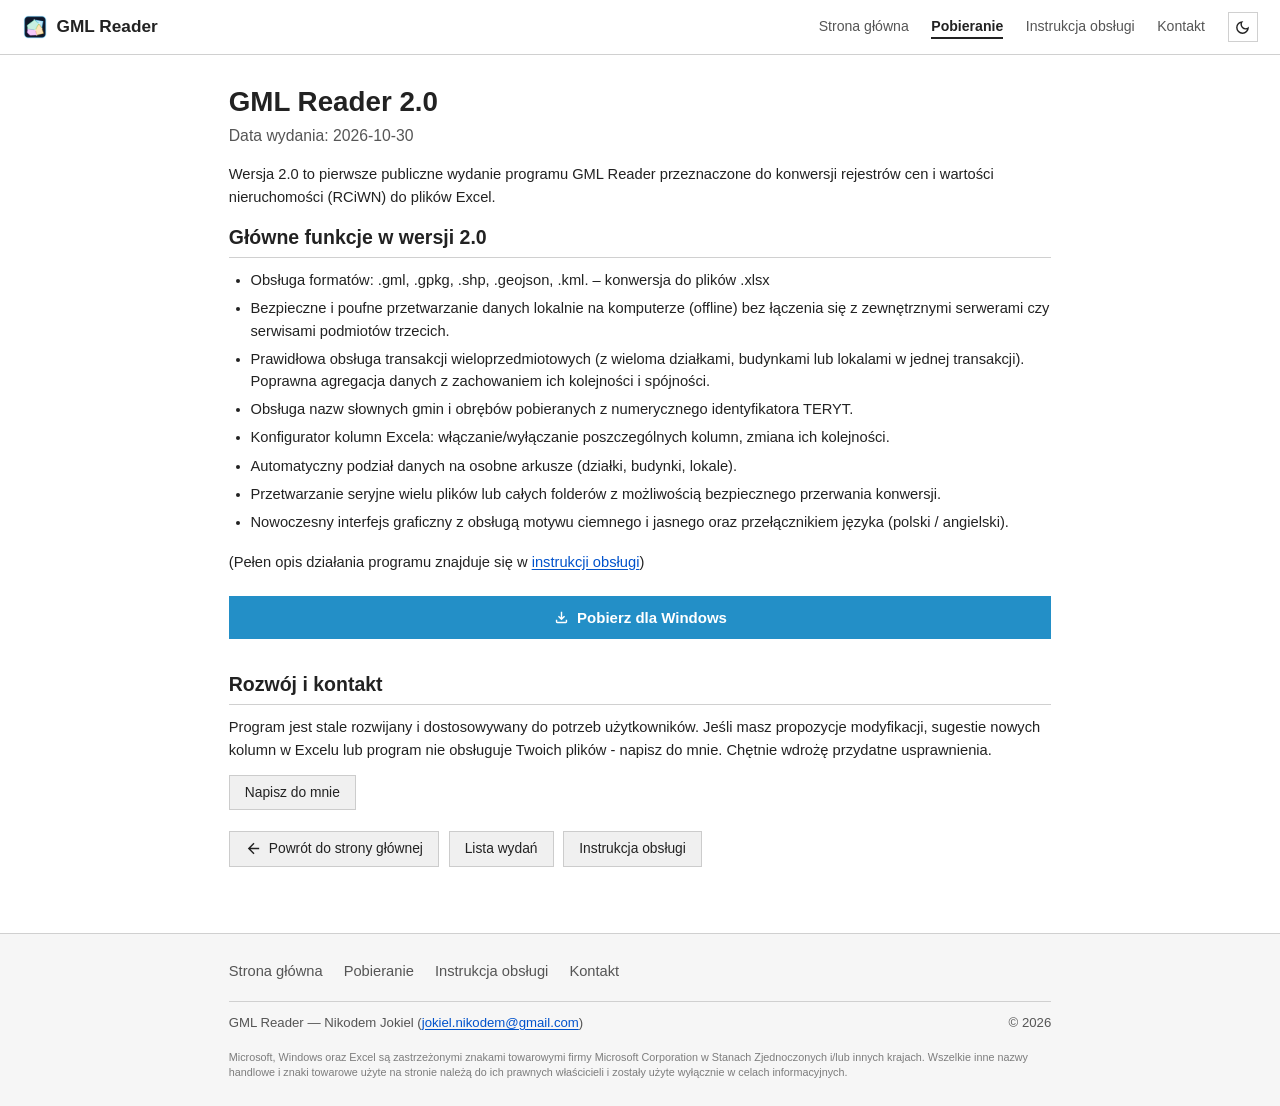
<file: versions/2.0.html>
<!DOCTYPE html>
<html lang="pl">

<head>
  <meta charset="UTF-8">
  <meta name="viewport" content="width=device-width, initial-scale=1.0">
  <title>GML Reader 2.0 — Szczegóły wydania</title>
  <meta name="description" content="Informacje o wydaniu wersji 2.0 programu GML Reader.">
  <meta name="robots" content="index, follow">
  <link rel="canonical" href="https://gml-reader.pages.dev/versions/2.0.html">
  <link rel="icon" type="image/png" href="../assets/icon.png">
  <link rel="stylesheet" href="../css/style.css">
  <meta property="og:site_name" content="GML Reader">
  <meta property="og:type" content="article">
  <meta property="og:title" content="GML Reader 2.0 — Szczegóły wydania">
  <meta property="og:description" content="Informacje o wydaniu wersji 2.0 programu GML Reader.">
  <meta property="og:url" content="https://gml-reader.pages.dev/versions/2.0.html">
  <meta property="og:image" content="https://gml-reader.pages.dev/assets/icon.png">
  <script type="application/ld+json">
  {
    "@context": "https://schema.org",
    "@type": "BreadcrumbList",
    "itemListElement": [
      {
        "@type": "ListItem",
        "position": 1,
        "name": "Strona główna",
        "item": "https://gml-reader.pages.dev/"
      },
      {
        "@type": "ListItem",
        "position": 2,
        "name": "Pobieranie",
        "item": "https://gml-reader.pages.dev/download.html"
      },
      {
        "@type": "ListItem",
        "position": 3,
        "name": "Wersja 2.0",
        "item": "https://gml-reader.pages.dev/versions/2.0.html"
      }
    ]
  }
  </script>
</head>

<body>
  <header class="site-header">
    <div class="header-inner">
      <a href="../index.html" class="brand">
        <img src="../assets/icon.png" alt="GML Reader" class="brand-icon" width="24" height="24">
        <span>GML Reader</span>
      </a>
      <ul class="nav-links" id="nav-links">
        <li><a href="../index.html" class="nav-link">Strona główna</a></li>
        <li><a href="../download.html" class="nav-link active">Pobieranie</a></li>
        <li><a href="../user-manual.html" class="nav-link">Instrukcja obsługi</a></li>
        <li><a href="../contact.html" class="nav-link">Kontakt</a></li>
        <li><button class="theme-btn" id="theme-toggle" aria-label="Zmień motyw" title="Zmień motyw"></button></li>
      </ul>
      <button class="mobile-toggle" id="mobile-toggle" aria-label="Menu nawigacji" title="Menu">
        <svg viewBox="0 0 24 24" fill="currentColor">
          <path d="M3,18V16H21v2H3Zm0-5V11H21v2H3ZM3,8V6H21V8H3Z" />
        </svg>
      </button>
    </div>
  </header>

  <main>
    <div class="container">
      <div class="page-header">
        <h1 class="page-title">GML Reader 2.0</h1>
        <p class="page-lead">Data wydania: 2026-10-30</p>
      </div>

      <p>Wersja 2.0 to pierwsze publiczne wydanie programu GML Reader przeznaczone do konwersji rejestrów cen i wartości
        nieruchomości (RCiWN) do plików Excel.</p>

      <h2>Główne funkcje w wersji 2.0</h2>
      <ul>
        <li>Obsługa formatów: .gml, .gpkg, .shp, .geojson, .kml. – konwersja do plików .xlsx</li>
        <li>Bezpieczne i poufne przetwarzanie danych lokalnie na komputerze (offline) bez łączenia się z zewnętrznymi
          serwerami czy serwisami podmiotów trzecich.</li>
        <li>Prawidłowa obsługa transakcji wieloprzedmiotowych (z wieloma działkami, budynkami lub lokalami w jednej
          transakcji). Poprawna agregacja danych z zachowaniem ich kolejności i spójności.</li>
        <li>Obsługa nazw słownych gmin i obrębów pobieranych z numerycznego identyfikatora TERYT.</li>
        <li>Konfigurator kolumn Excela: włączanie/wyłączanie poszczególnych kolumn, zmiana ich kolejności.</li>
        <li>Automatyczny podział danych na osobne arkusze (działki, budynki, lokale).</li>
        <li>Przetwarzanie seryjne wielu plików lub całych folderów z możliwością bezpiecznego przerwania konwersji.</li>
        <li>Nowoczesny interfejs graficzny z obsługą motywu ciemnego i jasnego oraz przełącznikiem języka (polski /
          angielski).</li>
      </ul>
      <p>(Pełen opis działania programu znajduje się w <a href="../user-manual.html">instrukcji obsługi</a>)</p>

      <div class="btn-full-container">
        <a href="https://pub-28962a1361b4497c9d3aa641075ce219.r2.dev/GML_Reader_Setup_v2.0.exe"
          class="btn btn-primary btn-fullwidth btn-lg" download>
          <svg viewBox="0 0 24 24" fill="currentColor">
            <path
              d="M12,16L7,11L8.4,9.55l2.6,2.6V4h2v8.15l2.6-2.6L17,11l-5,5ZM6,20q-0.82,0-1.41-0.59T4,18V15H6v3H18V15h2v3q0,0.82-0.59,1.41T18,20H6Z" />
          </svg>
          <span>Pobierz dla Windows</span>
        </a>
      </div>

      <h2>Rozwój i kontakt</h2>
      <p>Program jest stale rozwijany i dostosowywany do potrzeb użytkowników. Jeśli masz propozycje modyfikacji,
        sugestie nowych kolumn w Excelu lub program nie obsługuje Twoich plików - napisz do mnie. Chętnie wdrożę
        przydatne usprawnienia.</p>

      <div class="btn-left btn-contact-action">
        <a href="../contact.html" class="btn">Napisz do mnie</a>
      </div>

      <div class="btn-group">
        <a href="../index.html" class="btn">
          <svg viewBox="0 0 24 24" fill="currentColor">
            <path d="M7.83,13l5.6,5.6L12,20L4,12l8-8l1.43,1.4L7.83,11H20v2H7.83Z" />
          </svg>
          <span>Powrót do strony głównej</span>
        </a>
        <a href="../download.html" class="btn">Lista wydań</a>
        <a href="../user-manual.html" class="btn">Instrukcja obsługi</a>
      </div>
    </div>
  </main>

  <footer class="site-footer">
    <div class="container footer-inner">
      <ul class="footer-nav">
        <li><a href="../index.html">Strona główna</a></li>
        <li><a href="../download.html">Pobieranie</a></li>
        <li><a href="../user-manual.html">Instrukcja obsługi</a></li>
        <li><a href="../contact.html">Kontakt</a></li>
      </ul>
      <div class="footer-info">
        <div>GML Reader — Nikodem Jokiel (<a href="mailto:jokiel.nikodem@gmail.com">jokiel.nikodem@gmail.com</a>)</div>
        <div>© 2026</div>
      </div>
      <div class="footer-trademark">Microsoft, Windows oraz Excel są zastrzeżonymi znakami towarowymi firmy Microsoft
        Corporation w Stanach Zjednoczonych i/lub innych krajach. Wszelkie inne nazwy handlowe i znaki towarowe użyte na
        stronie należą do ich prawnych właścicieli i zostały użyte wyłącznie w celach informacyjnych.</div>
    </div>
  </footer>
  <script src="../js/main.js"></script>
</body>

</html>
</file>
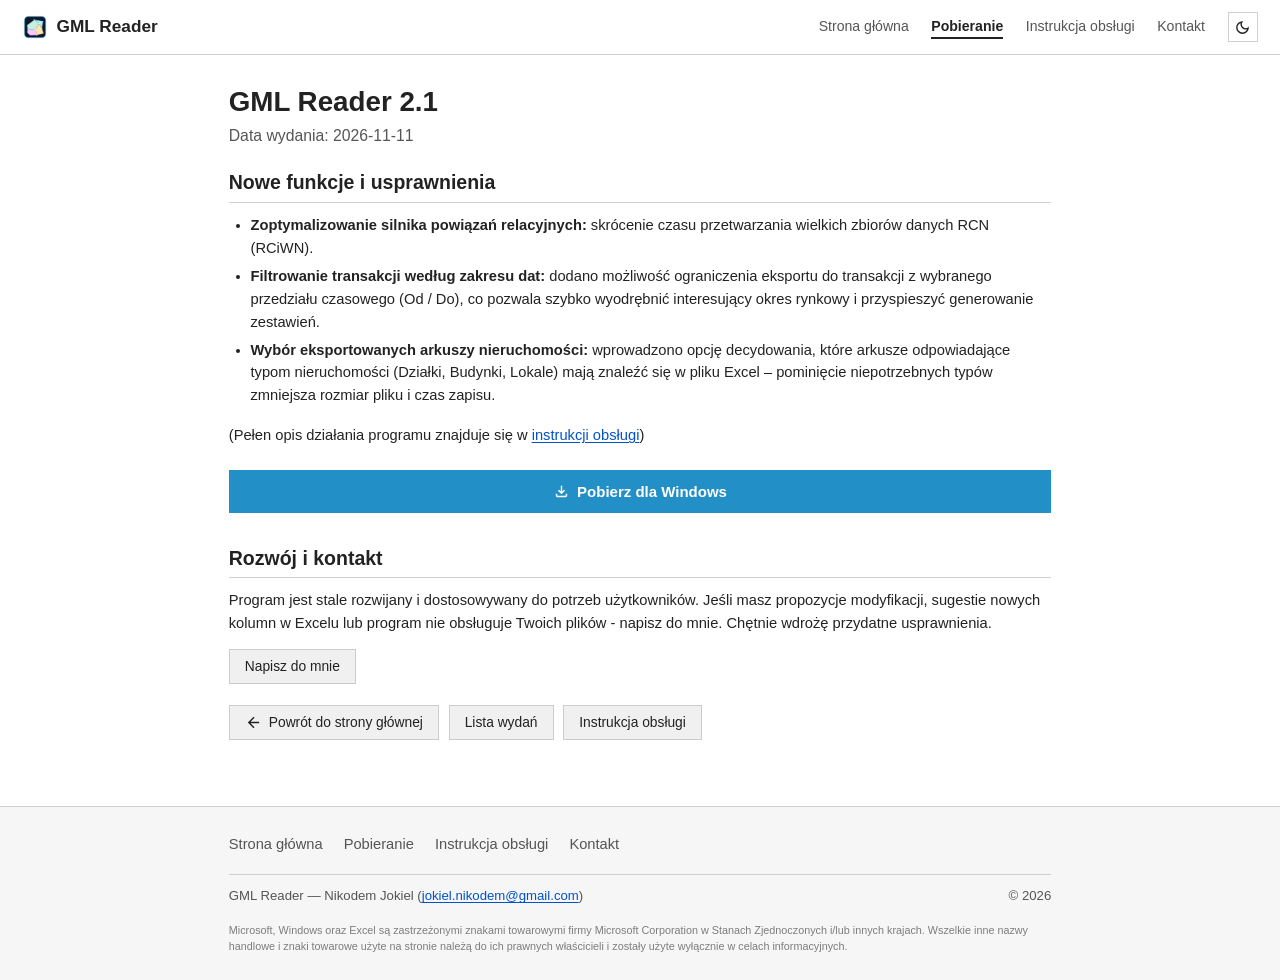
<file: versions/2.1.html>
<!DOCTYPE html>
<html lang="pl">

<head>
  <meta charset="UTF-8">
  <meta name="viewport" content="width=device-width, initial-scale=1.0">
  <title>GML Reader 2.1 — Szczegóły wydania</title>
  <meta name="description" content="Informacje o wydaniu wersji 2.1 programu GML Reader.">
  <meta name="robots" content="index, follow">
  <link rel="canonical" href="https://gml-reader.pages.dev/versions/2.1.html">
  <link rel="icon" type="image/png" href="../assets/icon.png">
  <link rel="stylesheet" href="../css/style.css">
  <meta property="og:site_name" content="GML Reader">
  <meta property="og:type" content="article">
  <meta property="og:title" content="GML Reader 2.1 — Szczegóły wydania">
  <meta property="og:description" content="Informacje o wydaniu wersji 2.1 programu GML Reader.">
  <meta property="og:url" content="https://gml-reader.pages.dev/versions/2.1.html">
  <meta property="og:image" content="https://gml-reader.pages.dev/assets/icon.png">
  <script type="application/ld+json">
  {
    "@context": "https://schema.org",
    "@type": "BreadcrumbList",
    "itemListElement": [
      {
        "@type": "ListItem",
        "position": 1,
        "name": "Strona główna",
        "item": "https://gml-reader.pages.dev/"
      },
      {
        "@type": "ListItem",
        "position": 2,
        "name": "Pobieranie",
        "item": "https://gml-reader.pages.dev/download.html"
      },
      {
        "@type": "ListItem",
        "position": 3,
        "name": "Wersja 2.1",
        "item": "https://gml-reader.pages.dev/versions/2.1.html"
      }
    ]
  }
  </script>
</head>

<body>
  <header class="site-header">
    <div class="header-inner">
      <a href="../index.html" class="brand">
        <img src="../assets/icon.png" alt="GML Reader" class="brand-icon" width="24" height="24">
        <span>GML Reader</span>
      </a>
      <ul class="nav-links" id="nav-links">
        <li><a href="../index.html" class="nav-link">Strona główna</a></li>
        <li><a href="../download.html" class="nav-link active">Pobieranie</a></li>
        <li><a href="../user-manual.html" class="nav-link">Instrukcja obsługi</a></li>
        <li><a href="../contact.html" class="nav-link">Kontakt</a></li>
        <li><button class="theme-btn" id="theme-toggle" aria-label="Zmień motyw" title="Zmień motyw"></button></li>
      </ul>
      <button class="mobile-toggle" id="mobile-toggle" aria-label="Menu nawigacji" title="Menu">
        <svg viewBox="0 0 24 24" fill="currentColor">
          <path d="M3,18V16H21v2H3Zm0-5V11H21v2H3ZM3,8V6H21V8H3Z" />
        </svg>
      </button>
    </div>
  </header>

  <main>
    <div class="container">
      <div class="page-header">
        <h1 class="page-title">GML Reader 2.1</h1>
        <p class="page-lead">Data wydania: 2026-11-11</p>
      </div>

      <h2>Nowe funkcje i usprawnienia</h2>
      <ul>
        <li><strong>Zoptymalizowanie silnika powiązań relacyjnych:</strong> skrócenie czasu przetwarzania wielkich
          zbiorów danych RCN (RCiWN).</li>
        <li><strong>Filtrowanie transakcji według zakresu dat:</strong> dodano możliwość ograniczenia eksportu do
          transakcji z wybranego przedziału czasowego (Od / Do), co pozwala szybko wyodrębnić interesujący okres rynkowy
          i przyspieszyć generowanie zestawień.</li>
        <li><strong>Wybór eksportowanych arkuszy nieruchomości:</strong> wprowadzono opcję decydowania, które arkusze
          odpowiadające typom nieruchomości (Działki, Budynki, Lokale) mają znaleźć się w pliku Excel – pominięcie
          niepotrzebnych typów zmniejsza rozmiar pliku i czas zapisu.</li>
      </ul>
      <p>(Pełen opis działania programu znajduje się w <a href="../user-manual.html">instrukcji obsługi</a>)</p>

      <div class="btn-full-container">
        <a href="https://pub-28962a1361b4497c9d3aa641075ce219.r2.dev/GML_Reader_Setup_v2.1.exe"
          class="btn btn-primary btn-fullwidth btn-lg" download>
          <svg viewBox="0 0 24 24" fill="currentColor">
            <path
              d="M12,16L7,11L8.4,9.55l2.6,2.6V4h2v8.15l2.6-2.6L17,11l-5,5ZM6,20q-0.82,0-1.41-0.59T4,18V15H6v3H18V15h2v3q0,0.82-0.59,1.41T18,20H6Z" />
          </svg>
          <span>Pobierz dla Windows</span>
        </a>
      </div>

      <h2>Rozwój i kontakt</h2>
      <p>Program jest stale rozwijany i dostosowywany do potrzeb użytkowników. Jeśli masz propozycje modyfikacji,
        sugestie nowych kolumn w Excelu lub program nie obsługuje Twoich plików - napisz do mnie. Chętnie wdrożę
        przydatne usprawnienia.</p>

      <div class="btn-left btn-contact-action">
        <a href="../contact.html" class="btn">Napisz do mnie</a>
      </div>

      <div class="btn-group">
        <a href="../index.html" class="btn">
          <svg viewBox="0 0 24 24" fill="currentColor">
            <path d="M7.83,13l5.6,5.6L12,20L4,12l8-8l1.43,1.4L7.83,11H20v2H7.83Z" />
          </svg>
          <span>Powrót do strony głównej</span>
        </a>
        <a href="../download.html" class="btn">Lista wydań</a>
        <a href="../user-manual.html" class="btn">Instrukcja obsługi</a>
      </div>
    </div>
  </main>

  <footer class="site-footer">
    <div class="container footer-inner">
      <ul class="footer-nav">
        <li><a href="../index.html">Strona główna</a></li>
        <li><a href="../download.html">Pobieranie</a></li>
        <li><a href="../user-manual.html">Instrukcja obsługi</a></li>
        <li><a href="../contact.html">Kontakt</a></li>
      </ul>
      <div class="footer-info">
        <div>GML Reader — Nikodem Jokiel (<a href="mailto:jokiel.nikodem@gmail.com">jokiel.nikodem@gmail.com</a>)</div>
        <div>© 2026</div>
      </div>
      <div class="footer-trademark">Microsoft, Windows oraz Excel są zastrzeżonymi znakami towarowymi firmy Microsoft
        Corporation w Stanach Zjednoczonych i/lub innych krajach. Wszelkie inne nazwy handlowe i znaki towarowe użyte na
        stronie należą do ich prawnych właścicieli i zostały użyte wyłącznie w celach informacyjnych.</div>
    </div>
  </footer>
  <script src="../js/main.js"></script>
</body>

</html>
</file>
<file: css/style.css>
/* GML Reader — Arkusz stylów */

:root {
  /* Motyw jasny */
  --bg: #ffffff;
  --bg-subtle: #f6f6f6;
  --border: #d0d0d0;
  --border-strong: #999999;
  --text: #222222;
  --text-muted: #555555;
  --link: #0052cc;
  --link-hover: #003380;
  --btn-bg: #f0f0f0;
  --btn-hover: #e4e4e4;
  --btn-border: #cccccc;
  --btn-text: #222222;
  --btn-primary-bg: #238fc7;
  --btn-primary-text: #ffffff;
  --btn-primary-hover: #1b7ba9;
  /* Badge new — fioletowy */
  --badge-bg: #f8eafa;
  --badge-text: #7b2783;
  --badge-border: #dc74ec;
  --table-border: #d0d0d0;
  --table-stripe: #fafafa;
  /* Stonowane ramki uwag (mniej nasycone) */
  --panel-smart-bg: #fdfaf2;
  --panel-smart-border: #dfcf9e;
  --panel-smart-title: #735919;
  --panel-free-bg: #f4f8fb;
  --panel-free-border: #b8d4e7;
  --panel-free-title: #276488;
  --highlight-border: #222222;
}

[data-theme="dark"] {
  /* Motyw ciemny — bazowany na próbkach użytkownika */
  --bg: #181818;
  --bg-subtle: #1f1f1f;
  --border: #2e2e2e;
  --border-strong: #444444;
  --text: #e0e0e0;
  --text-muted: #888888;
  --link: #66aaff;
  --link-hover: #99ccff;
  --btn-bg: #222222;
  --btn-hover: #2a2a2a;
  --btn-border: #383838;
  --btn-text: #e0e0e0;
  --btn-primary-bg: #238fc7;
  --btn-primary-text: #ffffff;
  --btn-primary-hover: #2ca4e2;
  /* Badge new — fioletowy */
  --badge-bg: #351a37;
  --badge-text: #f0a8f8;
  --badge-border: #6d3370;
  --table-border: #2e2e2e;
  --table-stripe: #1c1c1c;
  /* Stonowane ramki uwag w dark mode */
  --panel-smart-bg: #221e17;
  --panel-smart-border: #4d422a;
  --panel-smart-title: #d4b05a;
  --panel-free-bg: #182229;
  --panel-free-border: #2d4150;
  --panel-free-title: #61a9d4;
  --highlight-border: #e0e0e0;
}

/* Wymóg: Zero zaokrągleń krawędzi */
*,
*::before,
*::after {
  box-sizing: border-box;
  border-radius: 0 !important;
  margin: 0;
  padding: 0;
}

/* Powrót do pierwotnej wielkości czcionki bazowej */
html {
  font-size: 15px;
  scroll-behavior: smooth;
}

body {
  background-color: var(--bg);
  color: var(--text);
  font-family: -apple-system, BlinkMacSystemFont, "Segoe UI", Roboto, "Helvetica Neue", Arial, sans-serif;
  line-height: 1.55;
  min-height: 100vh;
  display: flex;
  flex-direction: column;
}

/* Header — rozciągnięty na całą szerokość ekranu */
.site-header {
  width: 100%;
  background-color: var(--bg);
  border-bottom: 1px solid var(--border);
  position: sticky;
  top: 0;
  z-index: 1000;
}

.header-inner {
  display: flex;
  align-items: center;
  justify-content: space-between;
  height: 54px;
  padding: 0 1.5rem;
  width: 100%;
}

.brand {
  display: inline-flex;
  align-items: center;
  gap: 10px;
  text-decoration: none;
  color: var(--text);
  font-weight: 700;
  font-size: 1.15rem;
  line-height: 1;
}

.brand-icon {
  width: 24px;
  height: 24px;
  display: block;
}

/* Nawigacja — perfekcyjnie wyśrodkowana w pionie na wysokości logo */
.nav-links {
  display: inline-flex;
  align-items: center;
  list-style: none;
  gap: 1.5rem;
  margin: 0;
  padding: 0;
}

.nav-links li {
  display: inline-flex;
  align-items: center;
  margin: 0;
  padding: 0;
}

.nav-link {
  color: var(--text-muted);
  text-decoration: none;
  font-size: 0.94rem;
  line-height: 1;
  padding: 4px 0;
  border-bottom: 2px solid transparent;
  display: inline-flex;
  align-items: center;
  transition: color 0.15s ease, border-color 0.15s ease;
}

.nav-link:hover {
  color: var(--text);
}

.nav-link.active {
  color: var(--text);
  font-weight: 600;
  border-bottom: 2px solid var(--text);
}

/* Przycisk motywu z ikoną SVG */
.theme-btn {
  background: transparent;
  border: 1px solid var(--border);
  color: var(--text);
  width: 30px;
  height: 30px;
  display: inline-flex;
  align-items: center;
  justify-content: center;
  cursor: pointer;
  padding: 0;
  line-height: 0;
}

.theme-btn:hover {
  background: var(--btn-hover);
}

.theme-btn svg {
  width: 17px;
  height: 17px;
}

/* Hamburger mobile */
.mobile-toggle {
  display: none;
  background: transparent;
  border: 1px solid var(--border);
  color: var(--text);
  width: 32px;
  height: 32px;
  padding: 0;
  cursor: pointer;
  align-items: center;
  justify-content: center;
  line-height: 0;
}

.mobile-toggle:hover {
  background: var(--btn-hover);
}

/* Kontenery treści */
.container {
  width: 100%;
  max-width: 860px;
  margin: 0 auto;
  padding: 0 1.25rem;
}

main {
  flex: 1;
  padding: 2rem 0 3rem;
}

.page-header {
  margin-bottom: 0.25rem;
  padding-bottom: 0.75rem;
}

.page-title {
  font-size: 1.85rem;
  font-weight: 700;
  margin-bottom: 0.35rem;
  color: var(--text);
  line-height: 1.25;
}

.page-lead {
  font-size: 1.05rem;
  color: var(--text-muted);
  line-height: 1.45;
  margin-bottom: 0;
}

.page-header+h2,
.page-header~h2:first-of-type {
  margin-top: 0.55rem;
}

h2 {
  font-size: 1.3rem;
  font-weight: 700;
  margin-top: 2rem;
  margin-bottom: 0.75rem;
  color: var(--text);
  border-bottom: 1px solid var(--border);
  padding-bottom: 0.3rem;
}

h3 {
  font-size: 1.05rem;
  font-weight: 600;
  margin-top: 1.4rem;
  margin-bottom: 0.45rem;
  color: var(--text);
}

/* Kotwice - offset 80px */
[id] {
  scroll-margin-top: 80px;
}

p {
  font-size: 0.98rem;
  margin-bottom: 0.9rem;
}

ul,
ol {
  font-size: 0.98rem;
  margin-bottom: 1.15rem;
  padding-left: 1.45rem;
}

li {
  margin-bottom: 0.35rem;
}

a {
  color: var(--link);
  text-decoration: underline;
  text-underline-offset: 2px;
}

a:hover {
  color: var(--link-hover);
}

code {
  font-family: Consolas, "Courier New", monospace;
  font-size: 0.9em;
  background-color: var(--bg-subtle);
  border: 1px solid var(--border);
  padding: 1px 4px;
}

/* Nazwy kolumn w sekcji 4 — lekko większe i pogrubione */
code.col-name {
  font-size: 0.98em;
  font-weight: 700;
  padding: 2px 6px;
  background-color: var(--bg-subtle);
  border: 1px solid var(--border);
  display: inline-block;
  margin-bottom: 3px;
}

/* Przyciski */
.btn-group {
  display: flex;
  flex-wrap: wrap;
  gap: 0.65rem;
  margin: 1.4rem 0;
}

.btn-left {
  display: flex;
  justify-content: flex-start;
  margin: 1.25rem 0;
}

.btn-contact-action {
  margin-top: 0.6rem;
  margin-bottom: 1.4rem;
}

.btn {
  display: inline-flex;
  align-items: center;
  justify-content: center;
  gap: 7px;
  padding: 7px 15px;
  font-size: 0.92rem;
  font-family: inherit;
  text-decoration: none !important;
  cursor: pointer;
  border: 1px solid var(--btn-border);
  background-color: var(--btn-bg);
  color: var(--btn-text) !important;
  font-weight: 500;
  line-height: 1.4;
}

.btn:hover {
  background-color: var(--btn-hover);
}

/* Przycisk pobierania — niebieski #238fc7 w obu motywach */
.btn-primary {
  background-color: var(--btn-primary-bg);
  color: var(--btn-primary-text) !important;
  border-color: var(--btn-primary-bg);
  font-weight: 600;
}

.btn-primary:hover {
  background-color: var(--btn-primary-hover);
  border-color: var(--btn-primary-hover);
}

.btn-lg {
  padding: 10px 20px;
  font-size: 1rem;
}

/* Przycisk na całą szerokość treści */
.btn-fullwidth {
  width: 100%;
  display: flex;
  justify-content: center;
  text-align: center;
}

.btn-full-container {
  margin: 1.5rem 0;
}

.btn svg {
  width: 17px;
  height: 17px;
  display: inline-block;
  vertical-align: middle;
}

/* Tabelka wersji */
.version-table {
  width: 100%;
  border-collapse: collapse;
  margin: 1.35rem 0;
  font-size: 0.94rem;
}

.version-table th,
.version-table td {
  border: 1px solid var(--table-border);
  padding: 9px 12px;
  text-align: left;
  vertical-align: middle;
}

.version-table th {
  background-color: var(--bg-subtle);
  font-weight: 600;
}

.version-table tr:nth-child(even) td {
  background-color: var(--table-stripe);
}

.version-note {
  font-size: 0.82rem;
  color: var(--text-muted);
  margin-top: -0.65rem;
  margin-bottom: 1.6rem;
  line-height: 1.45;
}

/* Badge NEW — fioletowy, uniesiony wyżej */
.badge-new {
  display: inline-block;
  background-color: var(--badge-bg);
  color: var(--badge-text);
  border: 1px solid var(--badge-border);
  font-size: 0.68rem;
  font-weight: 600;
  text-transform: uppercase;
  padding: 1px 5px;
  margin-left: 6px;
  position: relative;
  top: -3px;
  line-height: 1.2;
}

/* Stonowane ramki uwag na stronie pobierania (równe obramowanie ze wszystkich stron) */
.panel-warn {
  border: 1px solid var(--panel-smart-border);
  background-color: var(--panel-smart-bg);
  padding: 1.1rem 1.3rem;
  margin: 1.35rem 0;
}

.panel-warn-title {
  font-weight: 700;
  font-size: 1rem;
  color: var(--panel-smart-title);
  margin-bottom: 0.45rem;
  display: block;
}

.panel-info {
  border: 1px solid var(--panel-free-border);
  background-color: var(--panel-free-bg);
  padding: 1.1rem 1.3rem;
  margin: 1.35rem 0;
}

.panel-info-title {
  font-weight: 700;
  font-size: 1rem;
  color: var(--panel-free-title);
  margin-bottom: 0.45rem;
  display: block;
}

/* Screenshoty */
.screenshot-box {
  margin: 1.25rem 0;
  border: 1px solid var(--border);
  background-color: var(--bg-subtle);
  line-height: 0;
  overflow: hidden;
}

.screenshot-img {
  width: 100%;
  height: auto;
  display: block;
}

.light-only {
  display: block;
}

.dark-only {
  display: none;
}

[data-theme="dark"] .light-only {
  display: none;
}

[data-theme="dark"] .dark-only {
  display: block;
}

/* Separator po tabelce w sekcji 4 */
.section-separator {
  border: 0;
  border-top: 1px solid var(--border);
  margin: 1.75rem 0 1.5rem;
}

/* Większe odstępy w sekcji 4 opisów kolumn */
.column-desc-block {
  margin-bottom: 1.75rem;
  padding-bottom: 1.25rem;
  border-bottom: 1px solid var(--border);
}

.column-desc-block:last-child {
  border-bottom: none;
  margin-bottom: 0.8rem;
}

.manual-highlight {
  border-left: 3px solid var(--highlight-border);
  padding-left: 11px;
  margin: 0.65rem 0;
  font-size: 0.96rem;
}

/* Spis treści instrukcji (układ z lewą kolumną) */
.manual-layout {
  display: flex;
  gap: 2.5rem;
  align-items: flex-start;
  max-width: 1140px;
  margin: 0 auto;
  padding: 0 1.5rem;
}

.manual-sidebar {
  width: 280px;
  flex-shrink: 0;
  position: sticky;
  top: 76px;
  max-height: calc(100vh - 90px);
  overflow-y: auto;
  padding-right: 0.5rem;
}

.toc-sticky {
  border: 1px solid var(--border);
  background-color: var(--bg-subtle);
  padding: 1rem 1.15rem;
  font-size: 0.92rem;
}

.toc-title {
  font-weight: 700;
  margin-bottom: 0.65rem;
  padding-bottom: 0.4rem;
  border-bottom: 1px solid var(--border);
  font-size: 1rem;
}

.toc-list {
  list-style: none;
  padding-left: 0;
  margin-bottom: 0;
}

.toc-list li {
  margin-bottom: 0.45rem;
}

.toc-list a {
  color: var(--text-muted);
  text-decoration: none;
  display: block;
  padding: 2px 0;
  transition: color 0.15s ease, font-weight 0.15s ease;
}

.toc-list a:hover {
  color: var(--text);
  text-decoration: underline;
}

.toc-list a.active {
  color: var(--text);
  font-weight: 700;
  border-left: 2px solid var(--text);
  padding-left: 7px;
}

.toc-sublist {
  list-style: none;
  padding-left: 0.95rem;
  margin-top: 0.3rem;
  font-size: 0.88rem;
}

.toc-sublist li {
  margin-bottom: 0.25rem;
}

.manual-content {
  flex: 1;
  min-width: 0;
}

.manual-content section {
  margin-bottom: 2.5rem;
}

/* Sekcja kontaktu */
.contact-box {
  border: 1px solid var(--border);
  background-color: var(--bg-subtle);
  padding: 1.3rem;
  margin: 1.35rem 0;
}

.contact-row {
  display: flex;
  align-items: center;
  flex-wrap: wrap;
  gap: 0.8rem;
  margin-top: 0.75rem;
}

.email-text {
  font-family: Consolas, monospace;
  font-size: 1rem;
  font-weight: 600;
  padding: 5px 9px;
  border: 1px solid var(--border);
  background: var(--bg);
}

.copy-msg {
  font-size: 0.86rem;
  color: var(--text-muted);
  display: none;
}

.copy-msg.visible {
  display: inline;
}

/* Stopka z Trademark Disclaimer */
.site-footer {
  border-top: 1px solid var(--border);
  padding: 1.75rem 0;
  margin-top: auto;
  font-size: 0.88rem;
  color: var(--text-muted);
  background-color: var(--bg-subtle);
  width: 100%;
}

.footer-inner {
  display: flex;
  flex-direction: column;
  gap: 0.85rem;
}

.footer-nav {
  display: flex;
  flex-wrap: wrap;
  gap: 1.4rem;
  list-style: none;
  padding: 0;
  margin: 0;
}

.footer-nav a {
  color: var(--text-muted);
  text-decoration: none;
}

.footer-nav a:hover {
  color: var(--text);
  text-decoration: underline;
}

.footer-info {
  display: flex;
  justify-content: space-between;
  flex-wrap: wrap;
  gap: 0.75rem;
  padding-top: 0.75rem;
  border-top: 1px solid var(--border);
}

.footer-trademark {
  font-size: 0.72rem;
  color: var(--text-muted);
  opacity: 0.75;
  line-height: 1.4;
  margin-top: 0.25rem;
}

/* Responsywność */
@media (max-width: 860px) {
  .manual-layout {
    display: block;
    max-width: 860px;
    padding: 0 1.25rem;
  }

  .manual-sidebar {
    width: 100%;
    position: static;
    margin-bottom: 2rem;
    max-height: none;
  }
}

@media (max-width: 768px) {
  .mobile-toggle {
    display: inline-flex;
  }

  .nav-links {
    display: none;
    position: absolute;
    top: 100%;
    left: 0;
    width: 100%;
    background-color: var(--bg);
    border-bottom: 1px solid var(--border);
    flex-direction: column;
    align-items: flex-start;
    padding: 1rem 1.5rem;
    gap: 0.85rem;
    height: auto;
    box-shadow: 0 4px 12px rgba(0, 0, 0, 0.25);
    z-index: 999;
  }

  .nav-links.show {
    display: flex;
  }

  .nav-link {
    width: 100%;
    padding: 7px 0;
  }

  .btn-group {
    flex-direction: column;
  }

  .btn {
    width: 100%;
    text-align: center;
  }
}

/* Wydruk */
@media print {

  .site-header,
  .site-footer,
  .btn,
  .theme-btn,
  .mobile-toggle,
  .btn-group,
  .manual-sidebar {
    display: none !important;
  }

  body {
    background: #ffffff !important;
    color: #000000 !important;
    font-size: 11pt;
  }

  .manual-layout,
  .container {
    max-width: 100% !important;
    padding: 0 !important;
  }

  a {
    color: #000000 !important;
    text-decoration: underline;
  }
}
</file>
